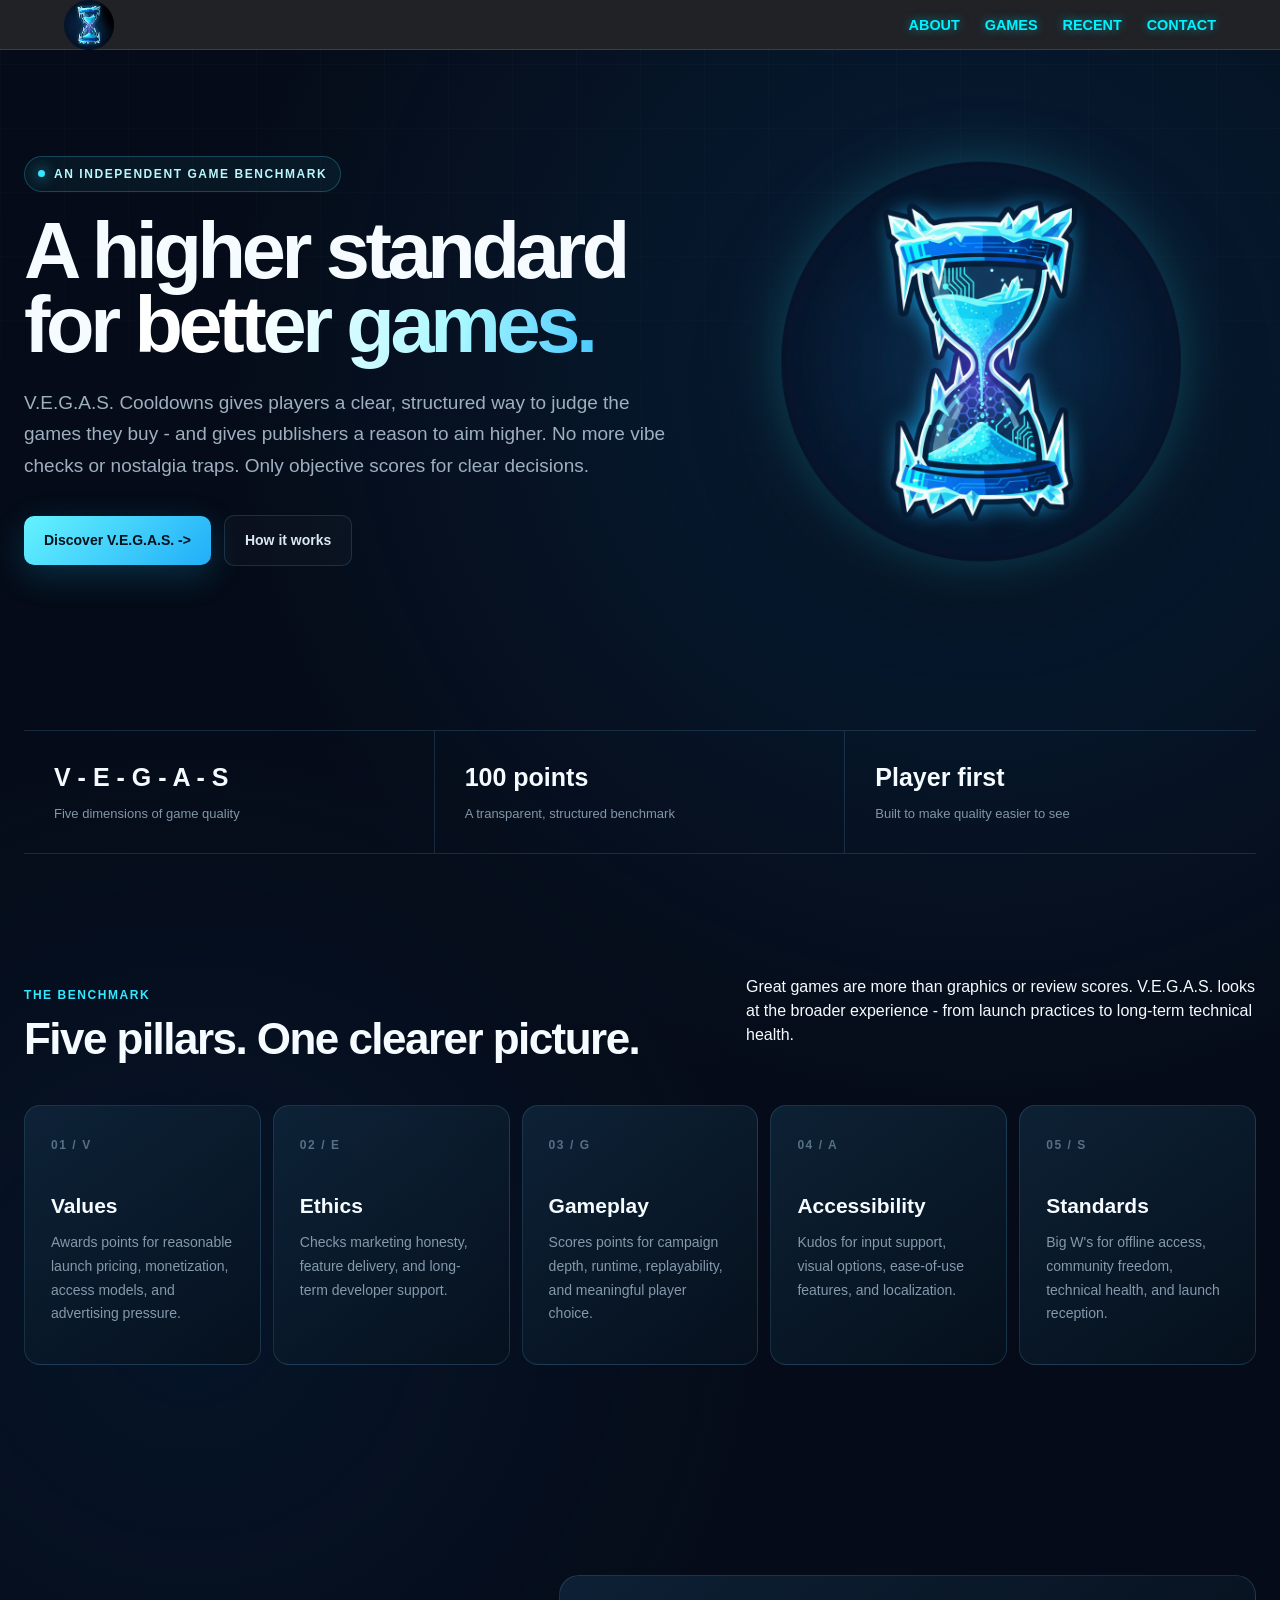
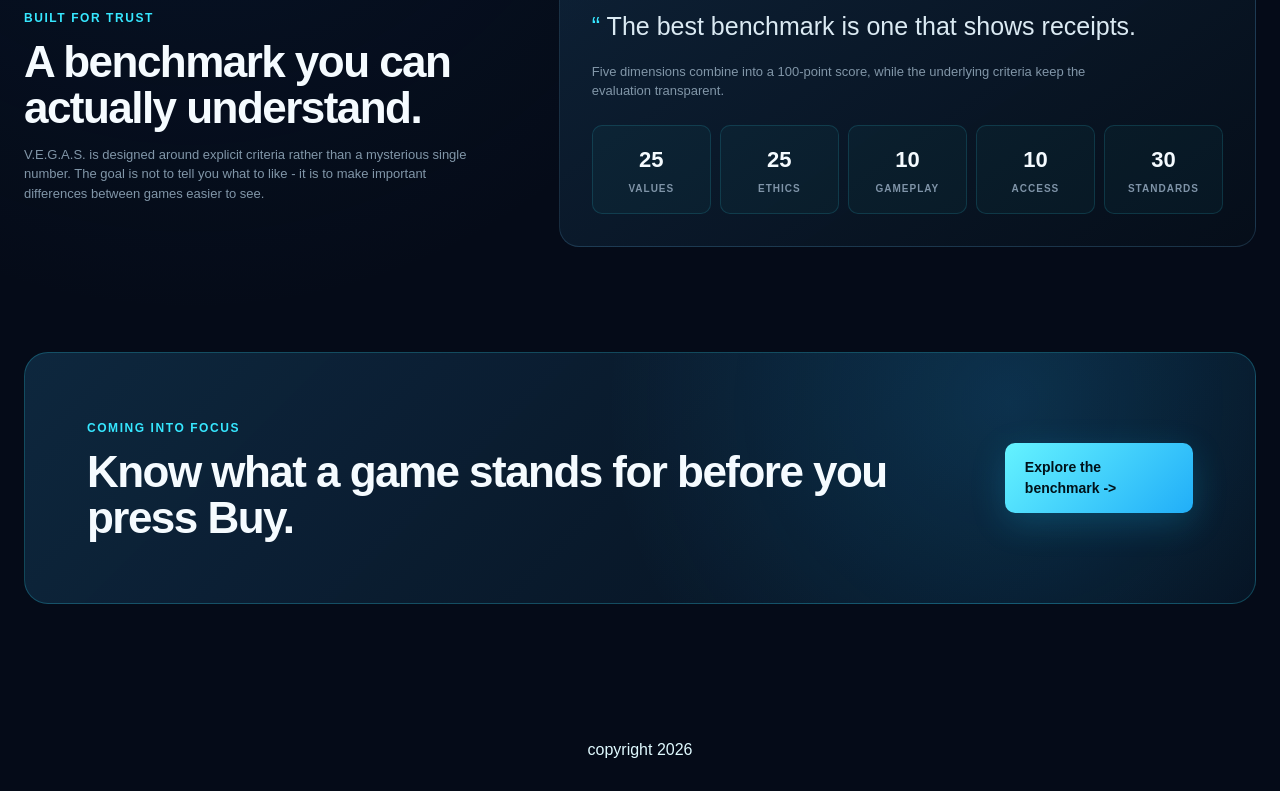
<file: index.html>
<!DOCTYPE html>
<html lang="en">
<head>
    <meta charset="UTF-8">
    <meta name="viewport" content="width=device-width, initial-scale=1.0">
    <title>V.E.G.A.S. Cooldowns - A benchmark for better games</title>
    <link rel="stylesheet" href="css/style.css?v=home-reference-layout">
    <link rel="stylesheet" href="css/navbar.css">
</head>
<body>

    <nav class="navbar">
        <div class="nav-container">
            <a href="index.html"><img src="img/vegas_logo_small.png" alt="Vegas Logo" class="nav-logo"></a>

            <div class="nav-drawer" id="nav-drawer">
                <ul class="nav-links" id="nav-menu">
                    <li><a href="about.html">About</a></li>
                    <li><a href="games.html">Games</a></li>
                    <li><a href="games.html">Recent</a></li>
                    <li><a href="contact.html">Contact</a></li>
                </ul>
            </div>

            <button id="burger-toggle" class="burger-menu" aria-label="Toggle menu">
                <span></span><span></span><span></span>
            </button>
        </div>
    </nav>

    <main class="hero-section home-page">
        <div class="home-wrap">
            <section class="home-hero">
                <div class="home-hero-copy">
                    <div class="home-eyebrow"><span></span> An independent game benchmark</div>
                    <h1>A higher standard for <strong>better games.</strong></h1>
                    <p>V.E.G.A.S. Cooldowns gives players a clear, structured way to judge the games they buy - and gives publishers a reason to aim higher. No more vibe checks or nostalgia traps. Only objective scores for clear decisions.</p>
                    <div class="home-buttons">
                        <a class="home-button home-button-primary" href="games.html">Discover V.E.G.A.S. <span aria-hidden="true">-&gt;</span></a>
                        <a class="home-button home-button-secondary" href="#methodology">How it works</a>
                    </div>
                </div>
                <div class="home-hero-art" aria-hidden="true">
                    <div class="home-orb"></div>
                    <img src="img/vegas_logo.png" alt="" class="home-logo">
                </div>
            </section>

            <section class="home-stats" aria-label="Benchmark summary">
                <div><b>V - E - G - A - S</b><span>Five dimensions of game quality</span></div>
                <div><b>100 points</b><span>A transparent, structured benchmark</span></div>
                <div><b>Player first</b><span>Built to make quality easier to see</span></div>
            </section>

            <section class="home-section" id="benchmark">
                <div class="home-section-heading"><div><small>The benchmark</small><h2>Five pillars. One clearer picture.</h2></div><p>Great games are more than graphics or review scores. V.E.G.A.S. looks at the broader experience - from launch practices to long-term technical health.</p></div>
                <div class="home-pillars">
                    <article><small>01 / V</small><h3>Values</h3><p>Awards points for reasonable launch pricing, monetization, access models, and advertising pressure.</p></article>
                    <article><small>02 / E</small><h3>Ethics</h3><p>Checks marketing honesty, feature delivery, and long-term developer support.</p></article>
                    <article><small>03 / G</small><h3>Gameplay</h3><p>Scores points for campaign depth, runtime, replayability, and meaningful player choice.</p></article>
                    <article><small>04 / A</small><h3>Accessibility</h3><p>Kudos for input support, visual options, ease-of-use features, and localization.</p></article>
                    <article><small>05 / S</small><h3>Standards</h3><p>Big W's for offline access, community freedom, technical health, and launch reception.</p></article>
                </div>
            </section>

            <section class="home-section home-method" id="methodology">
                <div><small>Built for trust</small><h2>A benchmark you can actually understand.</h2><p>V.E.G.A.S. is designed around explicit criteria rather than a mysterious single number. The goal is not to tell you what to like - it is to make important differences between games easier to see.</p></div>
                <div class="home-method-box"><blockquote><span>“</span> The best benchmark is one that shows receipts.</blockquote><p>Five dimensions combine into a 100-point score, while the underlying criteria keep the evaluation transparent.</p><div class="home-formula"><b>25<small>VALUES</small></b><b>25<small>ETHICS</small></b><b>10<small>GAMEPLAY</small></b><b>10<small>ACCESS</small></b><b>30<small>STANDARDS</small></b></div></div>
            </section>

            <section class="home-cta"><div><small>Coming into focus</small><h2>Know what a game stands for before you press Buy.</h2></div><a class="home-button home-button-primary" href="games.html">Explore the benchmark <span aria-hidden="true">-&gt;</span></a></section>
        </div>
            </div>
        </div>

    </main>

    <footer class="site-footer">
        <p>copyright 2026</p>
    </footer>

    <script src="js/spotlight.js"></script>
    <script src="js/burger-menu.js"></script>
</body>
</html>
</file>
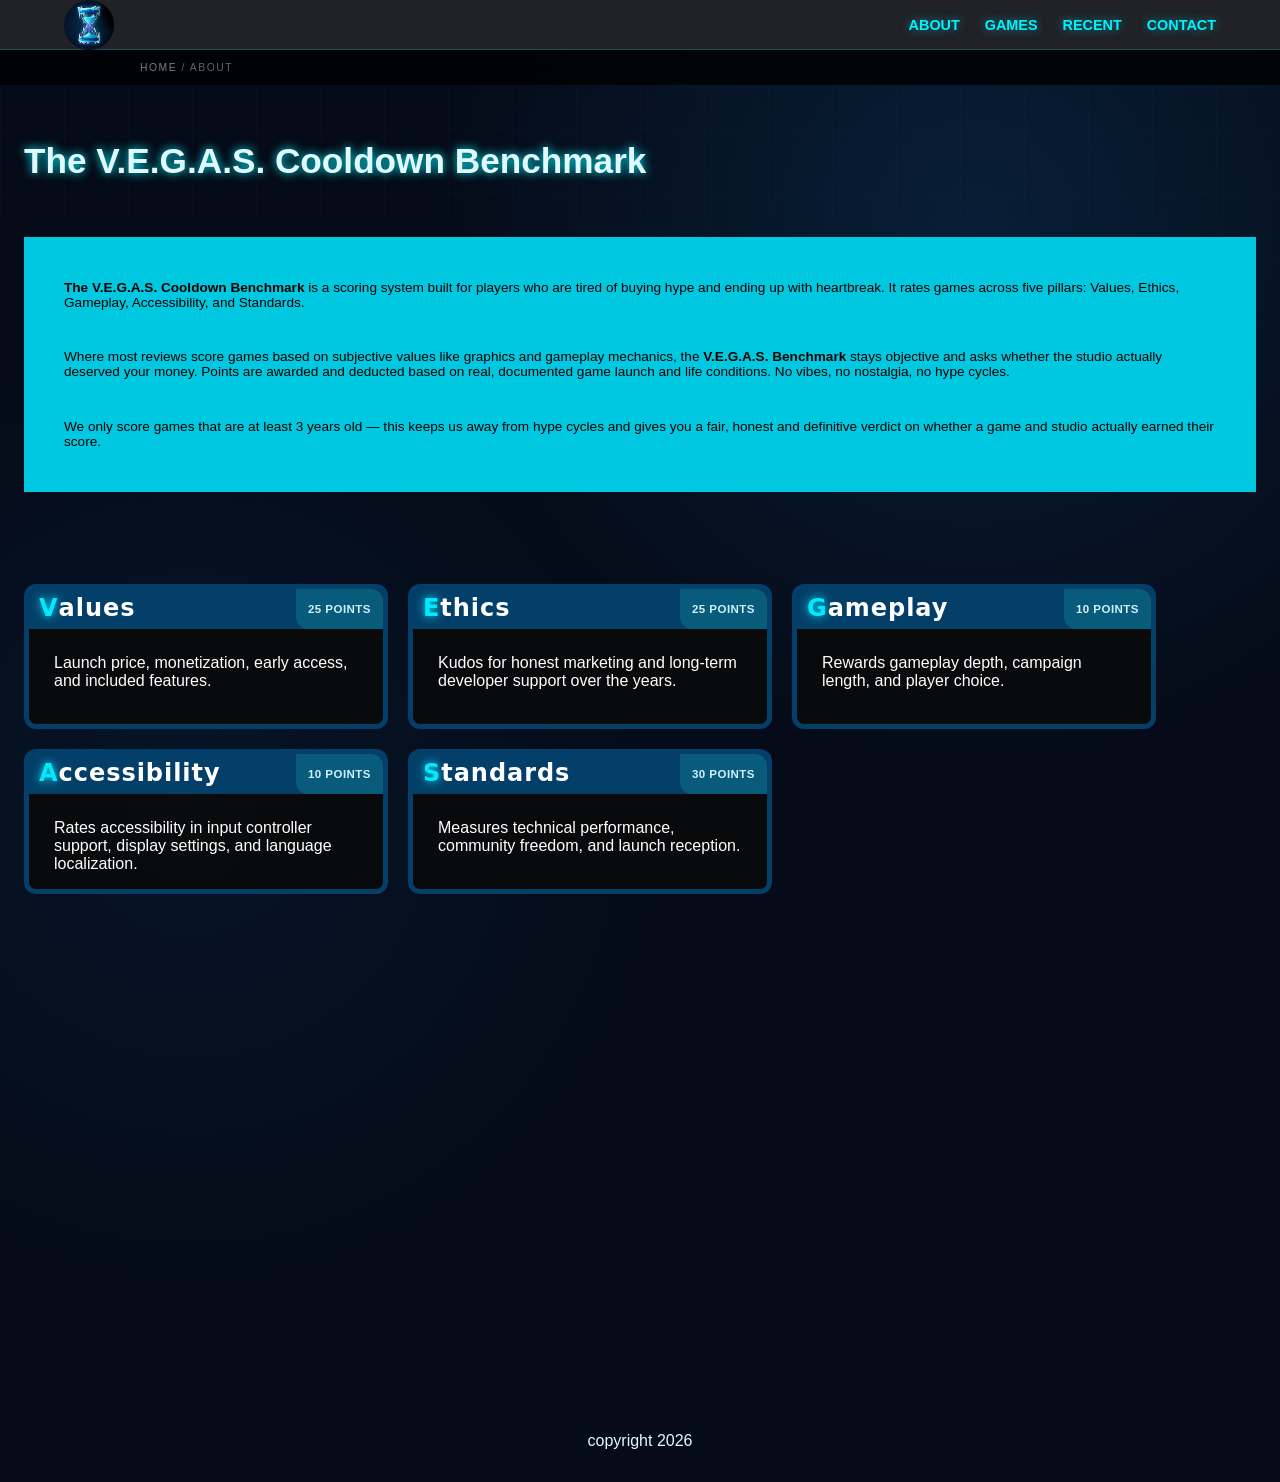
<file: about.html>
<!DOCTYPE html>
<html lang="en">
<head>
    <meta charset="UTF-8">
    <meta name="viewport" content="width=device-width, initial-scale=1.0">
    <title>About | V.E.G.A.S. Cooldown Benchmark</title>
    <link rel="stylesheet" href="css/style.css?v=centered-main-1000-v2">
    <link rel="stylesheet" href="css/navbar.css">
    <link rel="stylesheet" href="css/about-pillar-cards.css?v=radius-12">
</head>
<body>

    <nav class="navbar">
        <div class="nav-container">
            <a href="index.html"><img src="img/vegas_logo_small.png" class="nav-logo" alt="Vegas Logo"></a>
            
            <div class="nav-drawer" id="nav-drawer">
                <ul class="nav-links" id="nav-menu">
                    <li><a href="about.html">About</a></li>
                    <li><a href="games.html">Games</a></li>
                    <li><a href="games.html">Recent</a></li>
                    <li><a href="contact.html">Contact</a></li>
                </ul>
            </div>
    
            <button id="burger-toggle" class="burger-menu" aria-label="Toggle menu">
                <span></span><span></span><span></span>
            </button>
        </div>
    </nav>

    <main class="hero-section">
        <div class="content-block">
            <div class="breadcrumb">
                <a href="index.html">Home</a> <span>/</span> 
                <span>About</span>
            </div>

            <h1 class="glow-text">The V.E.G.A.S. Cooldown Benchmark</h1>

        </div>
        <div class="description-block">
            <p><b>The V.E.G.A.S. Cooldown Benchmark</b> is a scoring system built for players who are tired of buying hype and ending up with heartbreak. It rates games across five pillars: Values, Ethics, Gameplay, Accessibility, and Standards.</p>
            <p>Where most reviews score games based on subjective values like graphics and gameplay mechanics, the <b>V.E.G.A.S. Benchmark</b> stays objective and asks whether the studio actually deserved your money. Points are awarded and deducted based on real, documented game launch and life conditions. No vibes, no nostalgia, no hype cycles.</p>
            <p>We only score games that are at least 3 years old — this keeps us away from hype cycles and gives you a fair, honest and definitive verdict on whether a game and studio actually earned their score.</p>
        </div>
        <div class="content-block">
            <div class="about-grid">
                <div class="acronym-block about-pillar-collapsed">
                    <h2><span class="letter">V</span>alues</h2>
                    <div class="pillar-points">25 points</div>
                    <div class="pillar-content">
                    <p>Launch price, monetization, early access, and included features.</p>
                        <h3><strong>Day 1 Launch Value</strong></h3>
                        <ul>
                            <li><span class="bonus points-p5">Budget Kings</span> Games launched with love and soul, not greed and pipe dreams. These games cost less than the average price of similar games released the same year. <span class="bonus points-p5">+5 points</span></li>
                            <li><span class="bonus points-p3">Take My Money</span> Games that came out strong but totally worth every penny. These games came out at the average price point of other similar games released that year. <span class="bonus points-p3">+3 points</span></li>
                            <li><span class="penalty points-m5">Greed Tax</span> Games that came out costing a pretty penny without really anything interesting to show. More expensive than other similar games released that year. <span class="penalty points-m5">-5 points</span></li>
                            <li><span class="penalty points-m20">Whale Fishing</span> Games that came out over priced, either deserved or not, but way out of line with other games release the same year. <span class="penalty points-m20">-20 points</span></li>
                        </ul>
                    
                        <h3><strong>Demos & Early Access</strong></h3>
                        <ul>
                            <li><span class="bonus points-p5">Free Deals</span> Games that came out with a free demo or an open beta or an early access. They didn't have to do it, yet they still did it, and for free. <span class="bonus points-p5">+5 points</span></li>
                            <li><span class="neutral points-0">Beta Cover Charge</span> Games that came out with a paid beta under $20. Not generous, not outrageous, just an early look with a small cover charge. <span class="bonus points-0">0 points</span></li>
                            <li><span class="penalty points-m3">Semi Greedy Hype</span> Games that came out with a demo or an early access version (non multi player game), but at a price. Even before launch the game studio wanted your money. <span class="penalty points-m3"> -3 points</span></li>
                            <li><span class="penalty points-m20">The Nerve</span> Games with an early access version that IS multiplayer, giving a headstart to only players who fork out MORE of their cash! SHAME on the developer! <span class="penalty points-m20"> -20 points</span></li>
                        </ul>
                        <h3><strong>Monetization (Microtransactions)</strong></h3>
                        <ul>
                            <li><span class="bonus points-p5">Clean slate</span> Games that came out with ZERO microtransactions. The game was the retail price with no additional costs. <span class="bonus points-p5">+5 points</span></li>
                            <li><span class="bonus points-0">Minor MTX</span> Games that came out with some microtransactions, but no individual MTX exceeds $5. <span class="bonus points-0">0 points</span></li>
                            <li><span class="penalty points-m3">Moderate MTX</span> Games that came out with some microtransactions, but no individual MTX exceeds $20. <span class="penalty points-m3"> -3 points</span></li>
                            <li><span class="penalty points-m10">Extreme MTX</span> Games that came out with microtransactions that cost more than $50. Scandalous! <span class="penalty points-m10"> -10 points</span></li>
                        </ul>
                        <h3><strong>Loot Boxes & Random Rewards</strong></h3>
                        <ul>
                            <li><span class="bonus points-p5">No Gamble Boxes</span> Games that came out with ZERO loot boxes or random rewards purchasable with real money. No slot-machine nonsense hiding inside the purchase. <span class="bonus points-p5">+5 points</span></li>
                            <li><span class="neutral points-0">Transparent Trinkets</span> Games with cosmetic-only random rewards, transparent odds, and a single tradeable safety-currency. Still random, but at least the rules are on the table. <span class="bonus points-0">0 points</span></li>
                            <li><span class="penalty points-m5">Casino Lite</span> Games with casino-like random mechanics using a single tradeable currency system. One layer of funny money is already one layer too many. <span class="penalty points-m5"> -5 points</span></li>
                            <li><span class="penalty points-m10">Currency Maze</span> Games with casino-like random mechanics using multiple tradeable currency systems. Confusing by design, expensive by outcome. <span class="penalty points-m10"> -10 points</span></li>
                        </ul>
                        <h3><strong>Subscriptions & Battle Pass</strong></h3>
                        <ul>
                            <li><span class="bonus points-p5">Don't want no sub</span> Games that came out with ZERO subscription or recurring cost of any kind. The game was bought once with no other fees. <span class="bonus points-p5">+5 points</span></li>
                            <li><span class="bonus points-0">Cosmetic Pass</span> Games with a cosmetic-only, single-tier pass with no gameplay benefits. <span class="bonus points-0">0 points</span></li>
                            <li><span class="penalty points-m5">Premium Pass</span> Games that came out with a premium, multi-tier battle pass or season pass that includes gameplay benefits. <span class="penalty points-m5"> -5 points</span></li>
                        </ul>
                        <h3><strong>In-game Advertisements</strong></h3>
                        <ul>
                            <li><span class="neutral points-0">No Billboard Nonsense</span> Games that came out with no in-game advertisement screens, popups, or flashing menu bait. Nothing extra earned, but nothing annoying shoved in your face either. <span class="bonus points-0">0 points</span></li>
                            <li><span class="penalty points-m3">Ad Bait</span> Games that came out with optional ads for minor rewards or temporarily flashing/highlighted menus. Technically optional, still tacky. <span class="penalty points-m3"> -3 points</span></li>
                            <li><span class="penalty points-m5">Billboard Tax</span> Games that came out with forced ads or disruptive ad placements, including persistent flashing/highlighted elements. You paid for a game, not a billboard. <span class="penalty points-m5"> -5 points</span></li>
                        </ul>
                    </div>
                </div>

                <div class="acronym-block about-pillar-collapsed">
                    <h2><span class="letter">E</span>thics</h2>
                    <div class="pillar-points">25 points</div>
                    <div class="pillar-content">
                        <p>Kudos for honest marketing and long-term developer support over the years.</p>
                        <h3><strong>Marketing & Communication</strong></h3>
                        <ul>
                            <li><span class="bonus points-p5">Perfect Marketing</span> Games that came out within 18 months of initial announcement with no fake promises, with multiple trailers and no push backed dates. They were organized enough to avoid the infamous "crunch-time" and delivered on time! Major Kudos!. <span class="bonus points-p5">+5 points</span></li>
                            <li><span class="neutral points-0">Long Announcement</span> Games that came out between 18 and 24 months of initial announcement. Extended marketing window but manageable hype. <span class="bonus points-0">0 points</span></li>
                            <li><span class="penalty points-m10">Extended Pipe-dream</span> Games that came out more than 24 months after announcement! This is just terrible marketing that tests player patience far too long. <span class="penalty points-m10"> -10 points</span></li>
                        </ul>
                        <h3><strong>Post-launch Support</strong></h3>
                        <ul>
                            <li><span class="bonus points-p10">Iron Man</span> Games that came out and received FREE continued support and content updates for over 2 years after initial launch. This was a labor of love from the devs recognized by the players. <span class="bonus points-p10">+10 points</span></li>
                            <li><span class="bonus points-p5">Solid Support</span> Games that came out and received FREE continued support for between 1 and 2 years after initial launch. A solid commitment to the community. <span class="bonus points-p5">+5 points</span></li>
                            <li><span class="penalty points-m10">Abandoned</span> Games that came out with support lasting less than 1 year after launch, then left to stagnate. Disappointing given how quickly they moved on. <span class="penalty points-m10"> -10 points</span></li>
                        </ul>
                        <h3><strong>Truthfulness</strong></h3>
                        <ul>
                            <li><span class="bonus points-p10">Feats First</span> Games that came out all the features mentioned during the marketing period prior to launch. Nothing was cut from the release. <span class="bonus points-p10">+10 points</span></li>
                            <li><span class="penalty points-m3">Wait a minute...</span> Games that came out with at least 1 missing feature without comment or clarification. <span class="penalty points-m3"> -3 points</span></li>
                            <li><span class="penalty points-m10">Rip Off</span> Games that came out with at least multiple missing features OR removed negative comments about the game after launch. <span class="penalty points-m10"> -10 points</span></li>
                        </ul>
                    </div>
                </div>

                <div class="acronym-block about-pillar-collapsed">
                    <h2><span class="letter">G</span>ameplay</h2>
                    <div class="pillar-points">10 points</div>
                    <div class="pillar-content">
                        <p>Rewards gameplay depth, campaign length, and player choice.</p>
                         <h3><strong>Campaign Length</strong></h3>
                        <ul>
                            <li><span class="bonus points-p5">The Long Haul</span> Games with a massive 20+ hour main campaign. Plenty of bang for your buck! <span class="bonus points-p5">+5 points</span></li>
                            <li><span class="bonus points-p3">Decent Length</span> Games with a solid 15-20 hour main campaign. A respectable length for most adventures. <span class="bonus points-p3">+3 points</span></li>
                            <li><span class="neutral points-0">Moderate Length</span> Games with a campaign between 5-15 hours. A reasonable middle ground experience. <span class="bonus points-0">0 points</span></li>
                            <li><span class="penalty points-m5">Wait, it's over?</span> Games with less than a 5 hour campaign. It feels more like a demo than a full game. <span class="penalty points-m5">-5 points</span></li>
                        </ul>
                        <h3><strong>Replayability</strong></h3>
                        <ul>
                            <li><span class="bonus points-p5">Multiple Endings</span> Games that offer multiple endings or diverse paths to completion based on player choices (different classes, characters, story branches). <span class="bonus points-p5">+5 points</span></li>
                            <li><span class="bonus points-p3">Single Focus</span> Games with only one ending or a pure sandbox with no specific endpoint. Story is linear but well-crafted. <span class="bonus points-p3">+3 points</span></li>
                        </ul>
                </div>
                </div>
                <div class="acronym-block about-pillar-collapsed">
                    <h2><span class="letter">A</span>ccessibility</h2>
                    <div class="pillar-points">10 points</div>
                    <div class="pillar-content">
                        <p>Rates accessibility in input controller support, display settings, and language localization.</p>
                        <h3><strong>Input & Controls</strong></h3>
                        <ul>
                            <li><span class="bonus points-p2">Multiple Inputs</span> Support for multiple standard input methods natively, such as both Keyboard & Mouse AND Controller. This allows players to customize their experience to their preferences. <span class="bonus points-p2">+2 points</span></li>
                            <li><span class="neutral points-0">Single Input</span> Only one input method supported (e.g., Keyboard & Mouse ONLY or Controller ONLY). Players are limited in control options.<span class="bonus points-0">0 points</span></li>
                        </ul>
                    
                        <h3><strong>Visuals & Ease of Use</strong></h3>
                        <ul>
                            <li><span class="bonus points-p2">Inclusive Design</span> Comprehensive accessibility options included such as colorblind modes, subtitles, and difficulty changes to ensure more people can enjoy the game. <span class="bonus points-p2">+2 points</span></li>
                            <li><span class="penalty points-m3">Barriers to Entry</span> Zero accessibility options provided to assist players with different visual or cognitive needs. One size fits few. Disappointing approach.<span class="penalty points-m3">-3 points</span></li>
                        </ul>
                        <h3><strong>Localization</strong></h3>
                        <ul>
                            <li><span class="bonus points-p6">Global Citizen</span> The game is fully translated into at least 3 different languages with localized text, subtitles, and voiceovers, making it accessible to a broader audience. The devs didn't have to do this. It took time and extra effort. Kudos!<span class="bonus points-p6">+6 points</span></li>
                            <li><span class="neutral points-0">Language Locked</span> Only one language available at launch, limiting the audience to a single linguistic group. Limited global reach.<span class="bonus points-0">0 points</span></li>
                        </ul>
                    </div>
                </div>
                <div class="acronym-block about-pillar-collapsed">
                    <h2><span class="letter">S</span>tandards</h2>
                    <div class="pillar-points">30 points</div>
                    <div class="pillar-content">
                        <p>Measures technical performance, community freedom, and launch reception.</p>
                        <h3><strong>Connectivity & Longevity</strong></h3>
                        <ul>
                            <li><span class="bonus points-p5">Solo Power</span> Games that are fully playable offline independently of remote servers or online accounts. You own what you bought. <span class="bonus points-p5">+5 points</span></li>
                            <li><span class="neutral points-0">Partial Offline</span> Games that can be played partially offline (solo campaign only) while multiplayer requires connection. <span class="bonus points-0">0 points</span></li>
                            <li><span class="penalty points-m100">Plug Pulled</span> The ultimate failure. The game is dead, no longer supported, and cannot be played at all. <span class="penalty points-m100">-100 points</span></li>
                        </ul>
                    
                    <h3><strong>Cross-Platform & Community</strong></h3>
                    <ul>
                        <li><span class="bonus points-p10">Single-Player Exemption</span> Games that are primarily single-player automatically receive full credit as cross-platform requirements do not apply to single-player experiences. <span class="bonus points-p10">+10 points</span></li>
                        <li><span class="bonus points-p10">Ultimate Bridge</span> For multiplayer games: Full support for cross-platform play across 3 or more major platforms at launch (e.g., PC, Xbox, PlayStation). <span class="bonus points-p10">+10 points</span></li>
                            <li><span class="bonus points-p3">Dual Bridge</span> For multiplayer games: Cross-platform play between 2 major platforms at launch. <span class="bonus points-p3">+3 points</span></li>
                        <li><span class="neutral points-0">Platform Isolated</span> For multiplayer games: No cross-platform play support at launch. <span class="bonus points-0">0 points</span></li>
                    </ul>
                    <h3><strong>Modding Support</strong></h3>
                    <ul>
                        <li><span class="bonus points-p5">Modder's Paradise</span> Full, open modding support provided with official tools and documentation, allowing the community to thrive. <span class="bonus points-p5">+5 points</span></li>
                        <li><span class="neutral points-0">No Modding</span> No mod support or very limited support provided. <span class="bonus points-0">0 points</span></li>
                        <li><span class="penalty points-m5">Creative Ban</span> Developers actively ban or restrict modding, stifling community creativity and game longevity. <span class="penalty points-m5">-5 points</span></li>
                    </ul>
                    <h3><strong>File Size Optimization</strong></h3>
                    <ul>
                        <li><span class="bonus points-p5">Lean Machine</span> Game file size is average or below average for its generation compared to similar games of the same genre released the same year. <span class="bonus points-p5">+5 points</span></li>
                        <li><span class="neutral points-0">Reasonable Size</span> Slightly higher than average, but less than double the genre average for the generation. <span class="bonus points-0">0 points</span></li>
                        <li><span class="penalty points-m5">Storage Hog</span> Disproportionate file size, more than double the typical industry average for the genre. Excessive bloat. <span class="penalty points-m5">-5 points</span></li>
                    </ul>
                    <h3><strong>Technical Health & Reception</strong></h3>
                    <ul>
                        <li><span class="bonus points-p5">Critical Darling</span> Positive initial reviews from players and critics (at least 4/5 or 80%+ based on a combination of scores from Metacritic, Steam reviews, GameSpot, and IGN user scores). <span class="bonus points-p5">+5 points</span></li>
                        <li><span class="penalty points-m2">Mixed Reception</span> Mixed reviews from players (2.5 to 3/5 on Backloggd, 5 to 7/10 on Metacritic User Score, or Steam Mixed rating). Decent but with concerns. <span class="penalty points-m2">-2 points</span></li>
                        <li><span class="penalty points-m20">Total Trainwreck</span> Below 2.5/5 or 50% average player reviews at launch (based on same sources as cited earlier). A technical or conceptual disaster. <span class="penalty points-m20">-20 points</span></li>
                    </ul>
                    </div>
                </div>
            </div>
        </div>
    </main>

    <footer class="site-footer">
        <p>copyright 2026</p>
    </footer>

    <script src="js/spotlight.js"></script>
    <script src="js/burger-menu.js"></script>
    <script src="js/see-more.js"></script>
    <script src="js/reviews-color-mapping.js"></script>
    <script src="js/about-rubric-colors.js"></script>
</body>
</html>
</file>
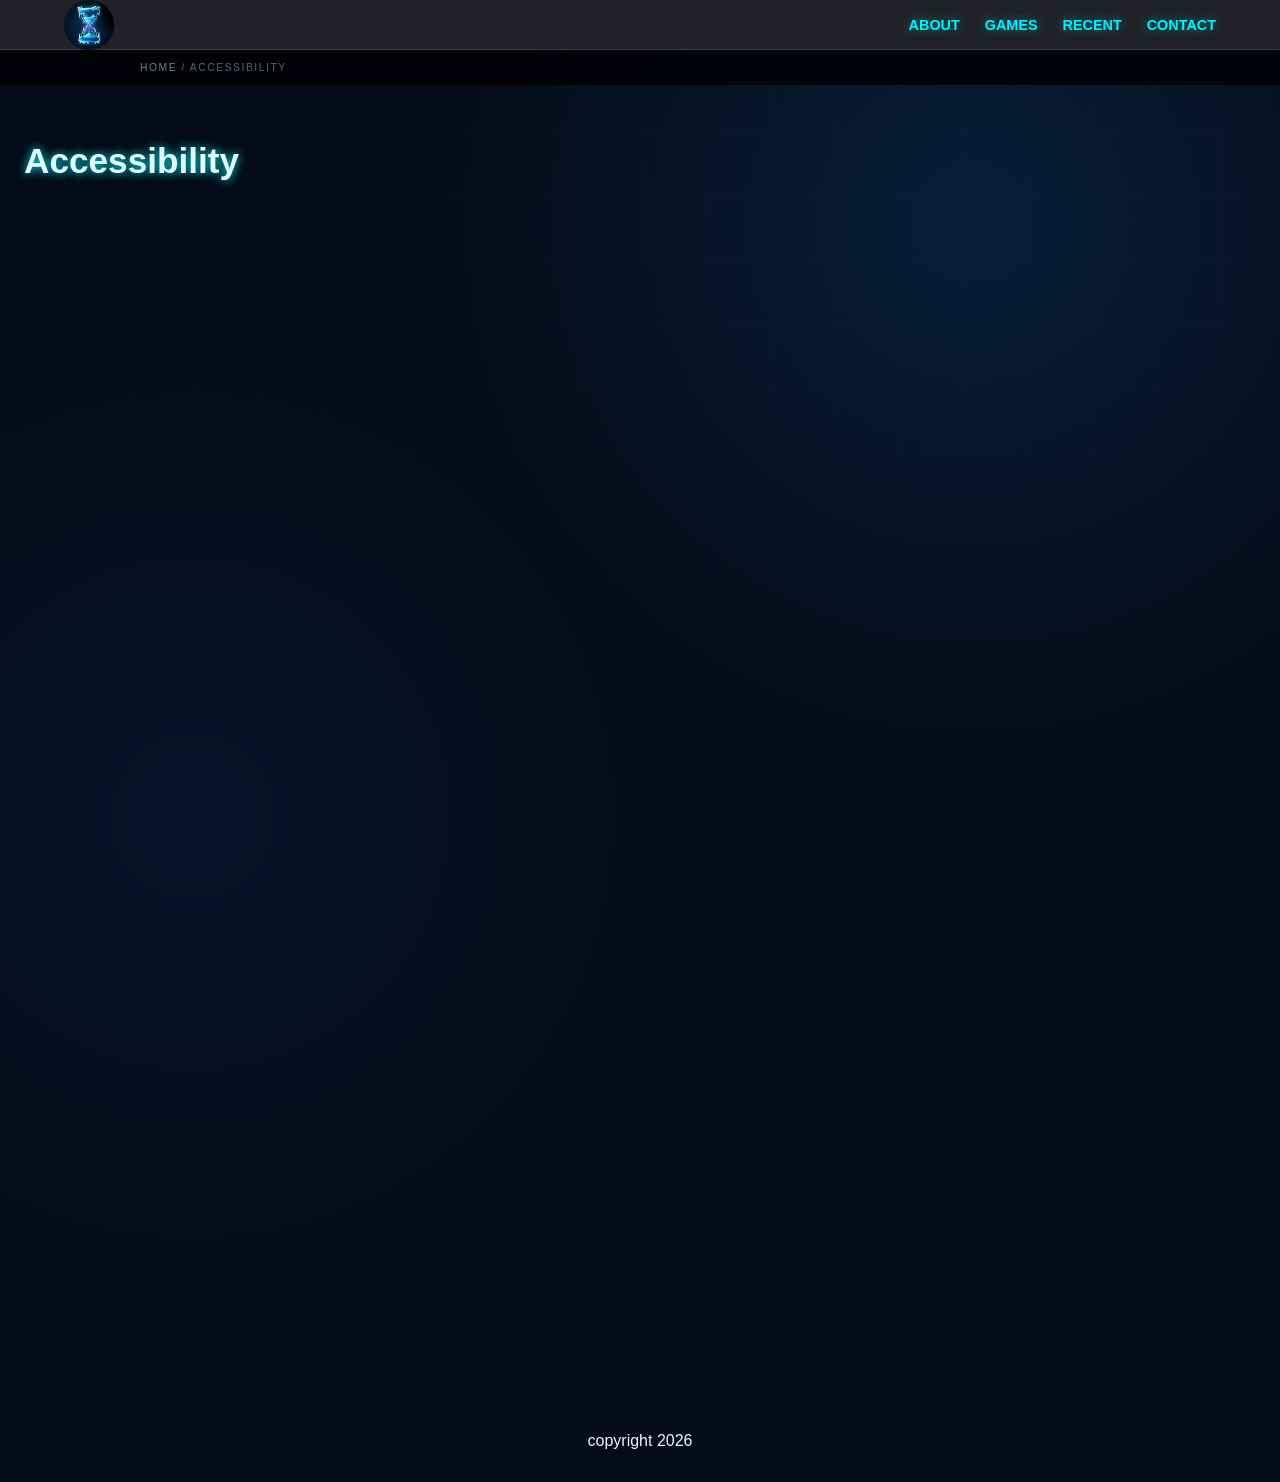
<file: accessibility.html>
<!DOCTYPE html>
<html lang="en">
<head>
    <meta charset="UTF-8">
    <meta name="viewport" content="width=device-width, initial-scale=1.0">
    <title>Accessibility | V.E.G.A.S. Cooldown Benchmark</title>
    <link rel="stylesheet" href="css/style.css?v=centered-main-1000-v2">
    <link rel="stylesheet" href="css/navbar.css">
</head>
<body>

    <nav class="navbar">
        <div class="nav-container">
            <a href="index.html"><img src="img/vegas_logo_small.png" class="nav-logo" alt="Vegas Logo"></a>

            <div class="nav-drawer" id="nav-drawer">
                <ul class="nav-links" id="nav-menu">
                    <li><a href="about.html">About</a></li>
                    <li><a href="games.html">Games</a></li>
                    <li><a href="games.html">Recent</a></li>
                    <li><a href="contact.html">Contact</a></li>
                </ul>
            </div>

            <button id="burger-toggle" class="burger-menu" aria-label="Toggle menu">
                <span></span><span></span><span></span>
            </button>
        </div>
    </nav>

    <main class="hero-section">
        <div class="content-block">
            <div class="breadcrumb">
                <a href="index.html">Home</a> <span>/</span>
                <span>Accessibility</span>
            </div>

            <h1 class="glow-text">Accessibility</h1>
        </div>
    </main>

    <footer class="site-footer">
        <p>copyright 2026</p>
    </footer>

    <script src="js/spotlight.js"></script>
    <script src="js/burger-menu.js"></script>
</body>
</html>
</file>
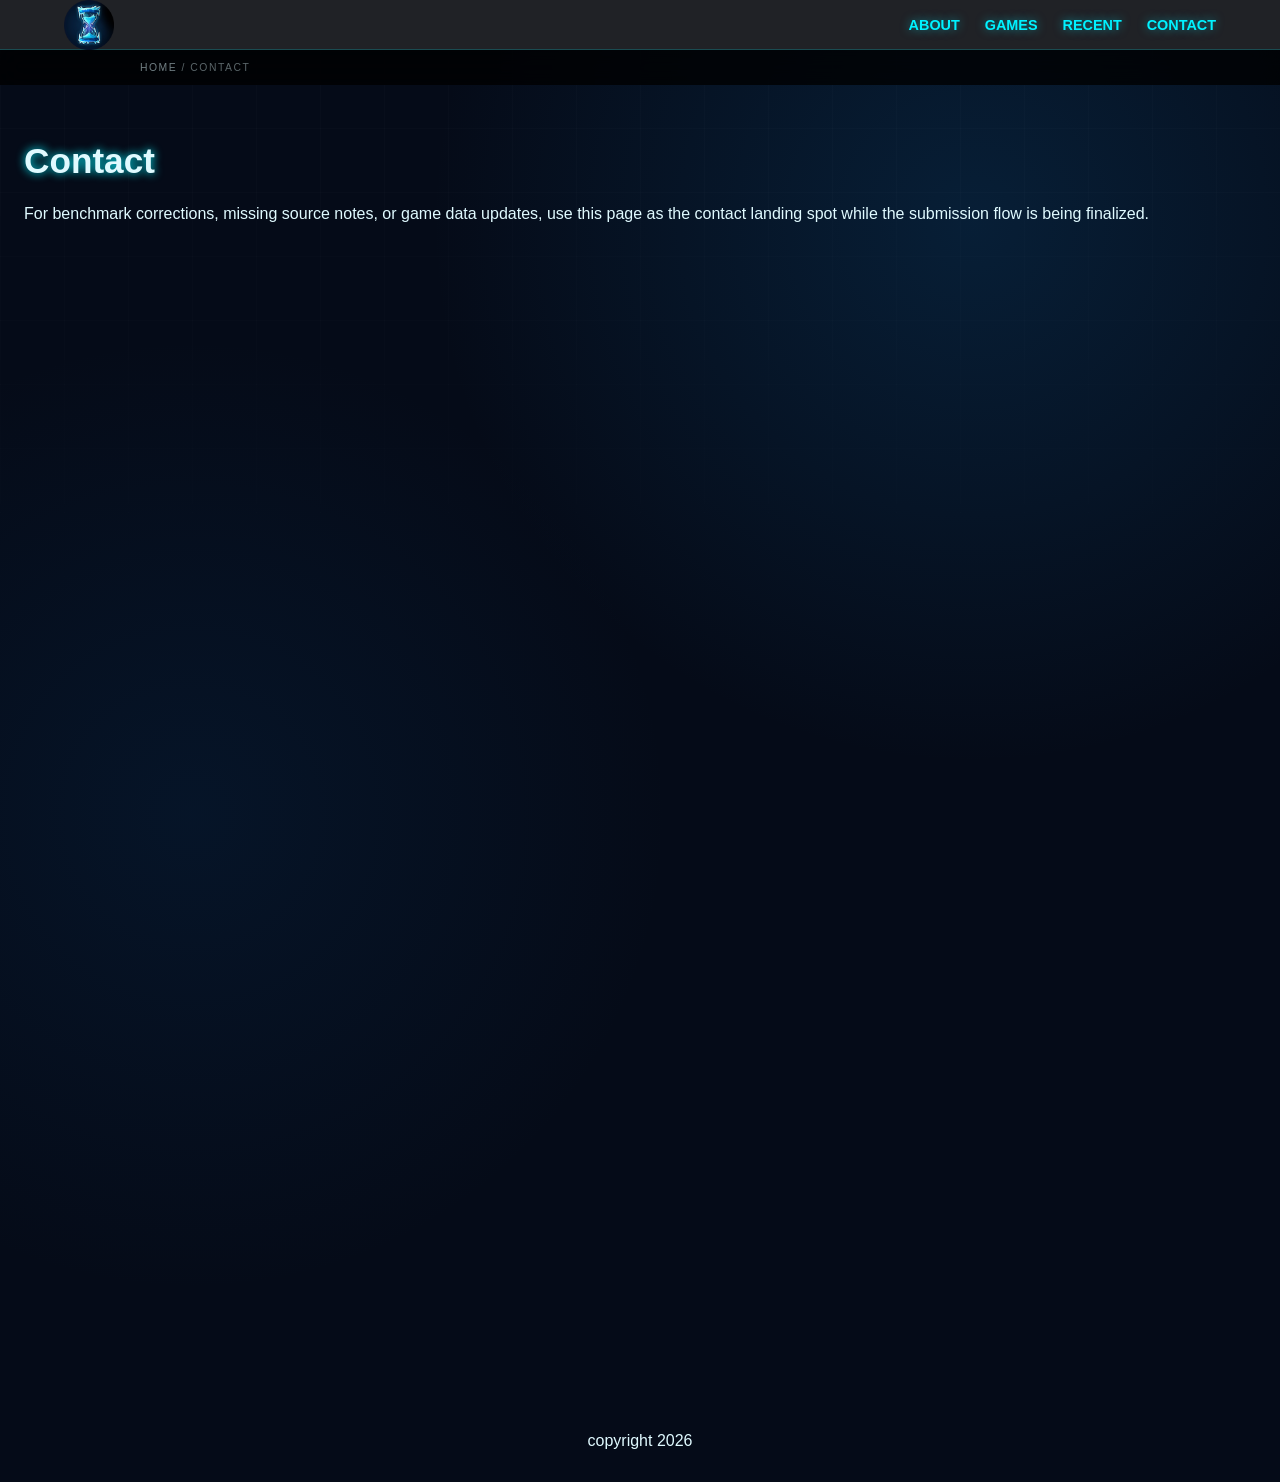
<file: contact.html>
<!DOCTYPE html>
<html lang="en">
<head>
    <meta charset="UTF-8">
    <meta name="viewport" content="width=device-width, initial-scale=1.0">
    <title>Contact | V.E.G.A.S. Cooldown Benchmark</title>
    <link rel="stylesheet" href="css/style.css?v=centered-main-1000-v2">
    <link rel="stylesheet" href="css/navbar.css">
</head>
<body>

    <nav class="navbar">
        <div class="nav-container">
            <a href="index.html"><img src="img/vegas_logo_small.png" class="nav-logo" alt="Vegas Logo"></a>

            <div class="nav-drawer" id="nav-drawer">
                <ul class="nav-links" id="nav-menu">
                    <li><a href="about.html">About</a></li>
                    <li><a href="games.html">Games</a></li>
                    <li><a href="games.html">Recent</a></li>
                    <li><a href="contact.html">Contact</a></li>
                </ul>
            </div>

            <button id="burger-toggle" class="burger-menu" aria-label="Toggle menu">
                <span></span><span></span><span></span>
            </button>
        </div>
    </nav>

    <main class="hero-section">
        <div class="content-block">
            <div class="breadcrumb">
                <a href="index.html">Home</a> <span>/</span>
                <span>Contact</span>
            </div>

            <h1 class="glow-text">Contact</h1>
            <p>For benchmark corrections, missing source notes, or game data updates, use this page as the contact landing spot while the submission flow is being finalized.</p>
        </div>
    </main>

    <footer class="site-footer">
        <p>copyright 2026</p>
    </footer>

    <script src="js/spotlight.js"></script>
    <script src="js/burger-menu.js"></script>
</body>
</html>
</file>
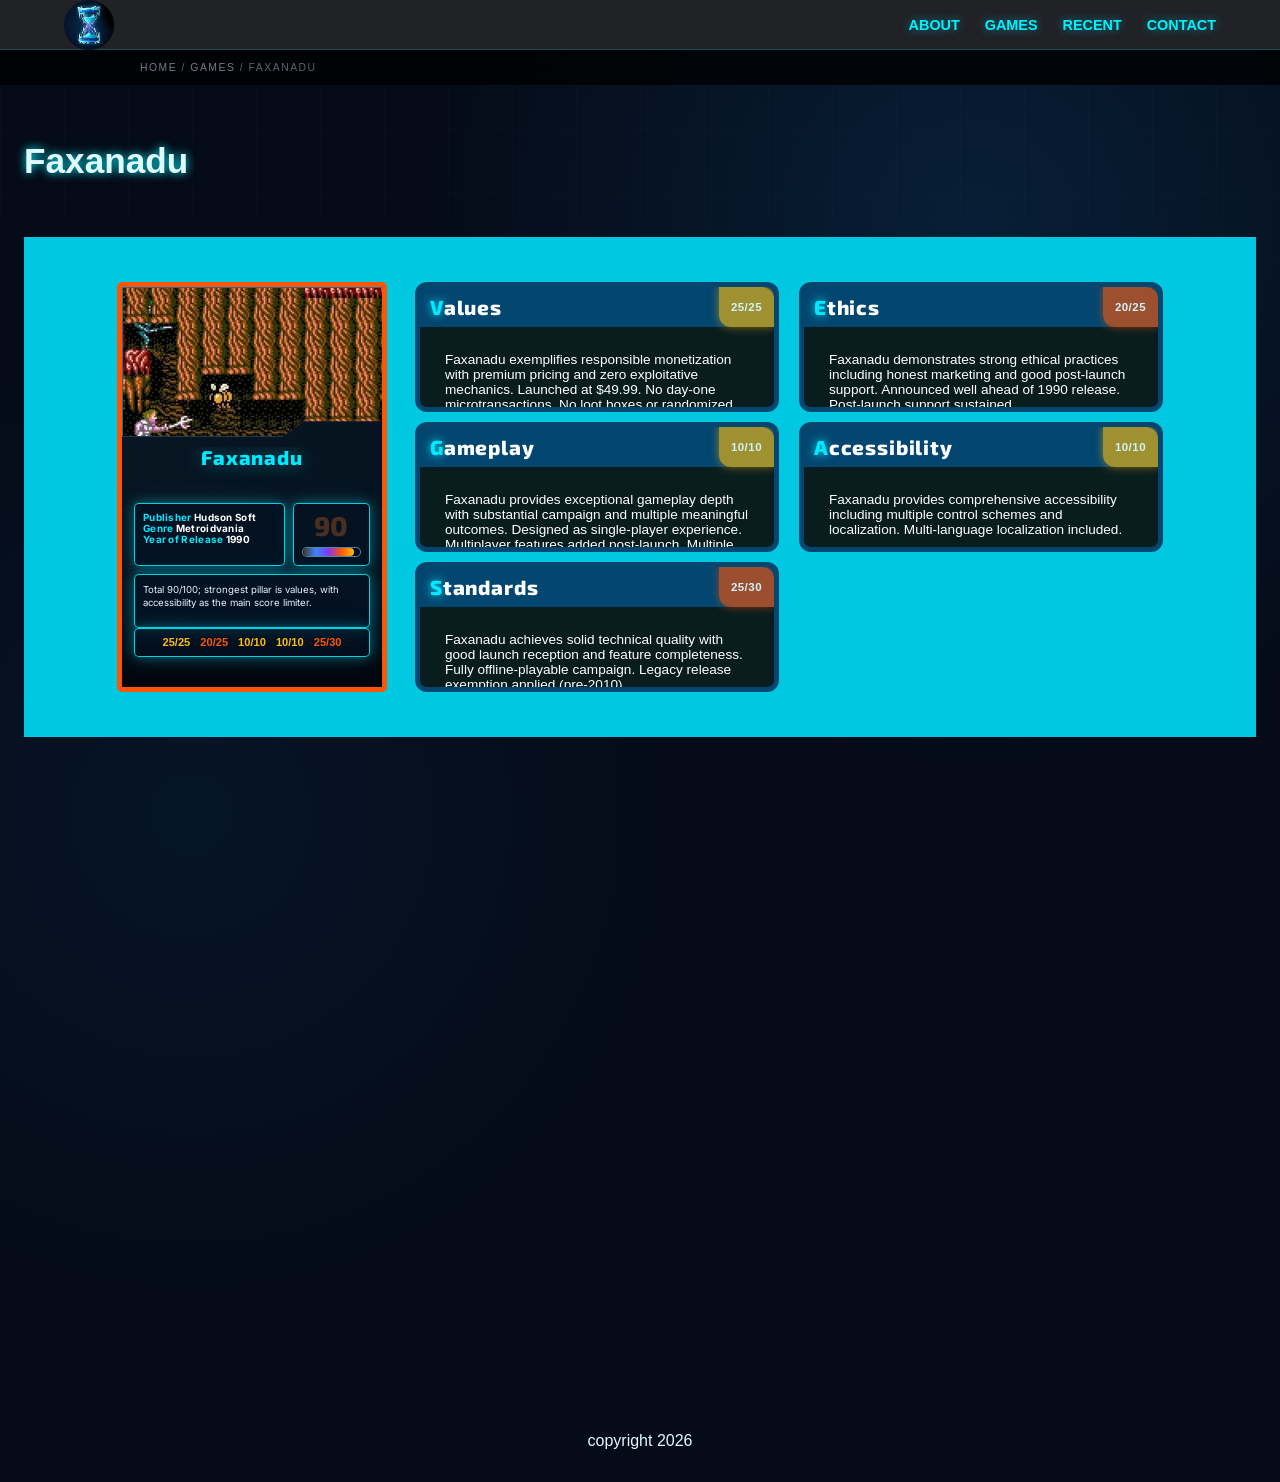
<file: game.html>
<!DOCTYPE html>
<html lang="en">
<head>
    <meta charset="UTF-8">
    <meta name="viewport" content="width=device-width, initial-scale=1.0">
    <title>Hollow Knight Silksong | V.E.G.A.S. Cooldown Benchmark</title>
    <link href="https://fonts.googleapis.com/css2?family=Exo+2:wght@700;800;900&family=Inter:wght@400;500;600;700&display=swap" rel="stylesheet">
    <link rel="stylesheet" href="css/style.css?v=json-all-files-20260918-premium">
    <link rel="stylesheet" href="css/navbar.css?v=json-all-files-20260918-premium">
    <link rel="stylesheet" href="css/about-pillar-cards.css?v=json-all-files-20260918-premium">
    <link rel="stylesheet" href="css/game-cards.css?v=json-all-files-20260918-premium">
    <link rel="stylesheet" href="css/game-layout.css?v=json-all-files-20260918-premium">
</head>
<body>

    <nav class="navbar">
        <div class="nav-container">
            <a href="index.html"><img src="img/vegas_logo_small.png" class="nav-logo" alt="Vegas Logo"></a>
            
            <div class="nav-drawer" id="nav-drawer">
                <ul class="nav-links" id="nav-menu">
                    <li><a href="about.html">About</a></li>
                    <li><a href="games.html">Games</a></li>
                    <li><a href="games.html">Recent</a></li>
                    <li><a href="contact.html">Contact</a></li>
                </ul>
            </div>
    
            <button id="burger-toggle" class="burger-menu" aria-label="Toggle menu">
                <span></span><span></span><span></span>
            </button>
        </div>
    </nav>

    <main class="hero-section">
        <div class="content-block">
            <div class="breadcrumb">
                <a href="index.html">Home</a> <span>/</span> 
                <a href="games.html">Games</a> <span>/</span>
                <span>Hollow Knight Silksong</span>
            </div>

            <h1 class="glow-text">Hollow Knight Silksong</h1>

        </div>
        <div class="description-block game-description-block" id="game-description-block">
            <div class="game-description-layout">
                <div class="game-card-column">
                    <div class="game-card-collapsed collapsed">
                        <div class="thumbnail-slot">
                            <img src="img/hollow-knight-silksong.jpeg" alt="Hollow Knight Silksong key art" class="game-thumbnail">
                        </div>
                        <h3 class="game-name game-name-banner">Hollow Knight Silksong</h3>
                        <div class="game-info-wrapper">
                            <div class="card-top-row">
                                <div class="game-meta-panel">
                                    <p class="publisher-info publisher-line"><span class="meta-label">Publisher</span> <span class="meta-value">Team Cherry</span></p>
                                    <p class="publisher-info genre-line"><span class="meta-label">Genre</span> <span class="meta-value">Metroidvania</span></p>
                                    <p class="publisher-info year-line"><span class="meta-label">Year of Release</span> <span class="meta-value">2017</span></p>
                                </div>
                                <div class="game-score-panel">
                                    <div class="card-score-row">
                                        <p class="game-score tier-1">59</p>
                                    </div>
                                    <div class="score-meter" aria-hidden="true">
                                        <span class="score-meter-fill" style="width: 59%;"></span>
                                    </div>
                                </div>
                            </div>

                            <div class="game-description-panel">
                                <p class="card-description game-description">Excellent consumer value and gameplay consistency, with ethics timing and accessibility depth limiting the final score.</p>
                            </div>

                            <div class="game-stats-panel" aria-label="VEGAS stats">
                                <div class="game-stats-grid">
                                    <div class="game-stat">
                                        <span class="game-stat-value">0</span>
                                    </div>
                                    <div class="game-stat">
                                        <span class="game-stat-value">0</span>
                                    </div>
                                    <div class="game-stat">
                                        <span class="game-stat-value">0</span>
                                    </div>
                                    <div class="game-stat">
                                        <span class="game-stat-value">0</span>
                                    </div>
                                    <div class="game-stat">
                                        <span class="game-stat-value">0</span>
                                    </div>
                                </div>
                            </div>

                            <div class="pillar-content">
                                <h2><strong>Score Breakdown</strong></h2>
                                <ul class="card-scores"></ul>
                                <h2><strong>Reviewer Notes</strong></h2>
                                <p class="card-notes"></p>
                            </div>
                        </div>
                    </div>
                </div>
                <div class="game-grid-column" id="game-grid-slot"></div>
            </div>
        </div>
        <div class="content-block game-about-grid-host" id="game-about-grid-host">
            <div class="about-grid" id="game-about-grid">
                <div class="acronym-block about-pillar-collapsed">
                    <h2><span class="letter">V</span>alues</h2>
                    <div class="pillar-points">25/25</div>
                    <div class="pillar-content">
                        <p class="pillar-finding values-finding">Player-first value profile: fair entry cost, no microtransactions, no loot boxes, and no battle-pass pressure, with ad impact scoring neutral.</p>
                    </div>
                </div>

                <div class="acronym-block about-pillar-collapsed">
                    <h2><span class="letter">E</span>thics</h2>
                    <div class="pillar-points">10/25</div>
                    <div class="pillar-content">
                        <p class="pillar-finding ethics-finding">Support stayed strong and communication was present, but the long announce-to-launch cycle lands as the biggest ethics drag.</p>
                    </div>
                </div>

                <div class="acronym-block about-pillar-collapsed">
                    <h2><span class="letter">G</span>ameplay</h2>
                    <div class="pillar-points">10/10</div>
                    <div class="pillar-content">
                        <p class="pillar-finding gameplay-finding">Core progression feels sturdy and complete, with outcome variety support giving gameplay a clean full-score finish.</p>
                </div>
                </div>
                <div class="acronym-block about-pillar-collapsed">
                    <h2><span class="letter">A</span>ccessibility</h2>
                    <div class="pillar-points">-1/10</div>
                    <div class="pillar-content">
                        <p class="pillar-finding accessibility-finding">Input support clears the baseline, but accessibility feature depth and localization breadth keep this pillar in the red.</p>
                    </div>
                </div>
                <div class="acronym-block about-pillar-collapsed">
                    <h2><span class="letter">S</span>tandards</h2>
                    <div class="pillar-points">15/30</div>
                    <div class="pillar-content">
                        <p class="pillar-finding standards-finding">Reliable fundamentals show up in early reviews, offline usability, and install footprint, while crossplay and modding remain absent at launch scope.</p>
                    </div>
                </div>
            </div>
        </div>
    </main>

    <footer class="site-footer">
        <p>copyright 2026</p>
    </footer>

    <script src="js/spotlight.js"></script>
    <script src="js/burger-menu.js"></script>
    <script src="js/see-more.js"></script>
    <script src="js/reviews-color-mapping.js"></script>
    <script src="js/game-layout.js"></script>
    <script src="js/game-data.js?v=json-all-files-20260918-premium"></script>
</body>
</html>
</file>
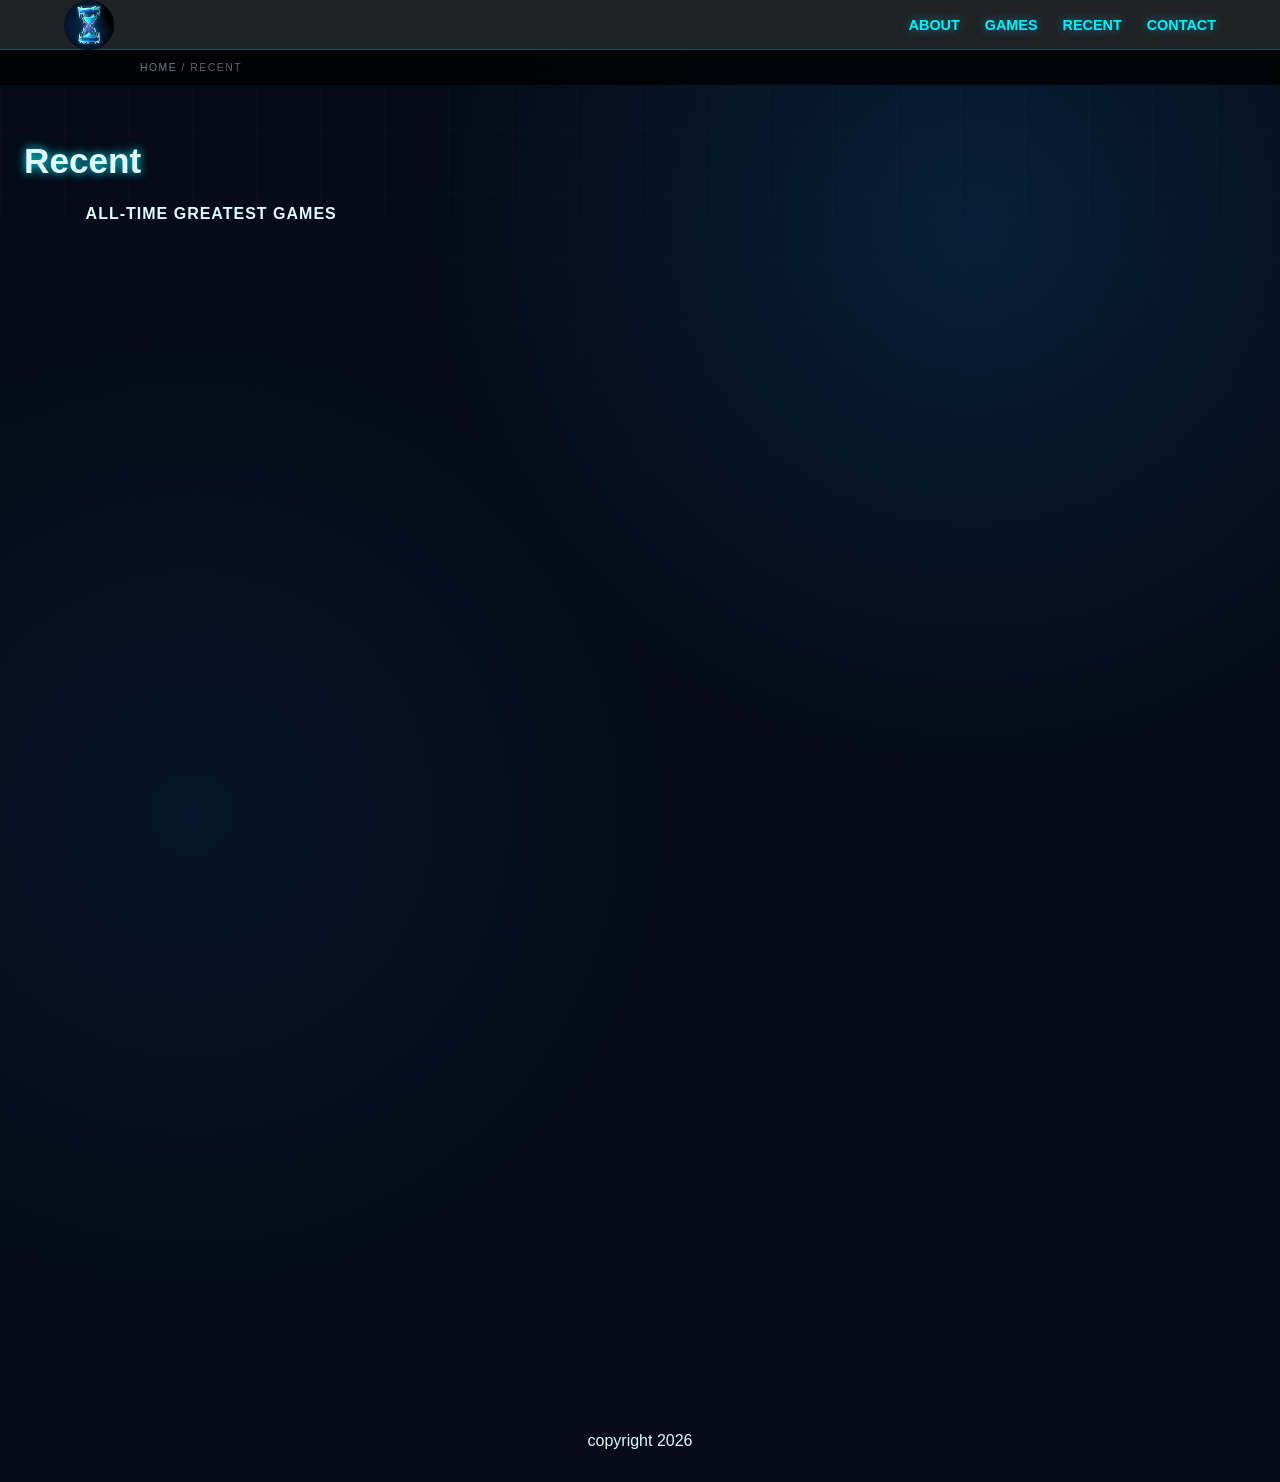
<file: news.html>
<!DOCTYPE html>
<html lang="en">
<head>
    <meta charset="UTF-8">
    <meta name="viewport" content="width=device-width, initial-scale=1.0">
    <title>Recent | V.E.G.A.S. Cooldown Benchmark</title>
    <link href="https://fonts.googleapis.com/css2?family=Exo+2:wght@700;800;900&family=Inter:wght@400;500;600;700&display=swap" rel="stylesheet">
    <link rel="stylesheet" href="css/style.css?v=json-all-files-20260918-premium">
    <link rel="stylesheet" href="css/navbar.css?v=json-all-files-20260918-premium">
    <link rel="stylesheet" href="css/game-cards.css?v=json-all-files-20260918-premium">
    <link rel="stylesheet" href="css/reviews-carousel.css?v=json-all-files-20260918-premium">
    <link rel="stylesheet" href="css/reviews-parallax.css?v=json-all-files-20260918-premium">
    <link rel="stylesheet" href="css/game-cards-small.css?v=json-all-files-20260918-premium">
</head>
<body data-page="recent">

    <nav class="navbar">
        <div class="nav-container">
            <a href="index.html"><img src="img/vegas_logo_small.png" class="nav-logo" alt="Vegas Logo"></a>
            <div class="nav-drawer" id="nav-drawer">
                <ul class="nav-links" id="nav-menu">
                    <li><a href="about.html">About</a></li>
                    <li><a href="games.html">Games</a></li>
                    <li><a href="games.html">Recent</a></li>
                    <li><a href="contact.html">Contact</a></li>
                </ul>
            </div>
            <button id="burger-toggle" class="burger-menu" aria-label="Toggle menu">
                <span></span><span></span><span></span>
            </button>
        </div>
    </nav>

    <main class="hero-section reviews-page">
        <div class="content-block">
            <div class="breadcrumb">
                <a href="index.html">Home</a> <span>/</span> 
                <span>Recent</span>
            </div>

            <h1 class="glow-text">Recent</h1>

            <!-- Carousels Stack: Generated from JSON data -->
            <div class="carousels-stack" id="carousels-stack">
                <!-- Template: Carousel sections are generated from JSON data via JavaScript -->
                <!-- First section serves as the source for generated sections -->
                <section class="carousel-section">
                    <h2 class="carousel-title">All-Time Greatest Games</h2>
                    <div class="about-grid horizontalScroller_list">
                        <!-- Cards are generated from the JSON files in /json/ -->
                    </div>
                </section>
            </div>
        </div>
    </main>

    <!-- Card Template: Single reusable card structure -->
    <!-- Edit this template to change all card styles/layouts -->
    <template id="game-card-template">
        <div class="game-card-collapsed collapsed">
            <div class="thumbnail-slot">
                <img src="" alt="" class="game-thumbnail">
            </div>
            <h3 class="game-name game-name-banner"></h3>
            <div class="game-info-wrapper">
                <div class="card-top-row">
                    <div class="game-meta-panel">
                        <p class="publisher-info publisher-line"></p>
                        <p class="publisher-info genre-line"></p>
                        <p class="publisher-info year-line"></p>
                    </div>
                    <div class="game-score-panel">
                        <div class="card-score-row">
                            <p class="game-score"></p>
                        </div>
                        <div class="score-meter" aria-hidden="true">
                            <span class="score-meter-fill"></span>
                        </div>
                    </div>
                </div>

                <div class="game-description-panel">
                    <p class="card-description game-description"></p>
                </div>

                <div class="game-stats-panel" aria-label="VEGAS stats">
                    <div class="game-stats-grid">
                        <div class="game-stat">
                            <span class="game-stat-value">0</span>
                        </div>
                        <div class="game-stat">
                            <span class="game-stat-value">0</span>
                        </div>
                        <div class="game-stat">
                            <span class="game-stat-value">0</span>
                        </div>
                        <div class="game-stat">
                            <span class="game-stat-value">0</span>
                        </div>
                        <div class="game-stat">
                            <span class="game-stat-value">0</span>
                        </div>
                    </div>
                </div>

                <div class="pillar-content">
                    <h2><strong>Score Breakdown</strong></h2>
                    <ul class="card-scores"></ul>
                    <h2><strong>Reviewer Notes</strong></h2>
                    <p class="card-notes"></p>
                </div>
            </div>
        </div>
    </template>

    <footer class="site-footer">
        <p>copyright 2026</p>
    </footer>

    <script src="js/spotlight.js?v=json-all-files-20260918-premium"></script>
    <script src="js/burger-menu.js?v=json-all-files-20260918-premium"></script>
    <script src="js/see-more.js?v=json-all-files-20260918-premium"></script>
    <script src="js/reviews-color-mapping.js?v=json-all-files-20260918-premium"></script>
    <script src="js/reviews-carousel.js?v=json-all-files-20260918-premium"></script>
</body>
</html>
</file>
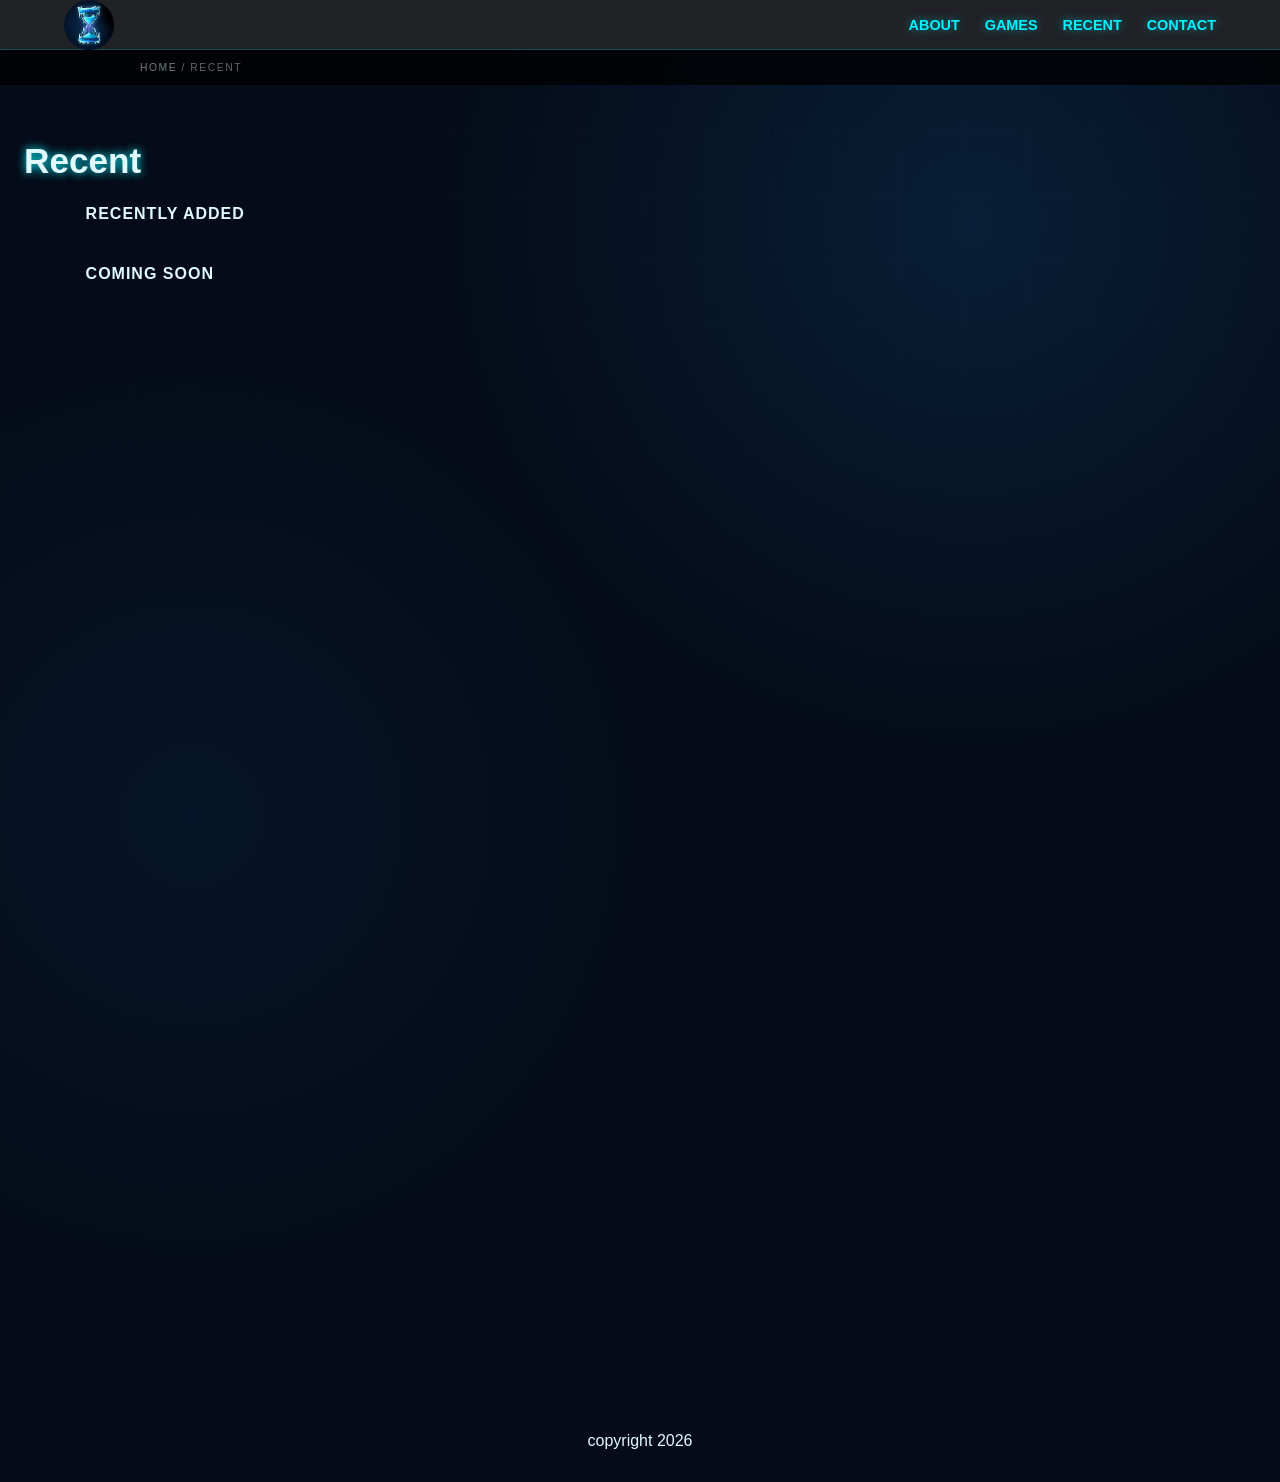
<file: recent.html>
<!DOCTYPE html>
<html lang="en">
<head>
    <meta charset="UTF-8">
    <meta name="viewport" content="width=device-width, initial-scale=1.0">
    <title>Recent | V.E.G.A.S. Cooldown Benchmark</title>
    <link href="https://fonts.googleapis.com/css2?family=Exo+2:wght@700;800;900&family=Inter:wght@400;500;600;700&display=swap" rel="stylesheet">
    <link rel="stylesheet" href="css/style.css?v=json-all-files-20260918-premium">
    <link rel="stylesheet" href="css/navbar.css?v=json-all-files-20260918-premium">
    <link rel="stylesheet" href="css/game-cards.css?v=json-all-files-20260918-premium">
    <link rel="stylesheet" href="css/reviews-carousel.css?v=json-all-files-20260918-premium">
    <link rel="stylesheet" href="css/reviews-parallax.css?v=json-all-files-20260918-premium">
    <link rel="stylesheet" href="css/game-cards-small.css?v=json-all-files-20260918-premium">
</head>
<body data-page="recent">

    <nav class="navbar">
        <div class="nav-container">
            <a href="index.html"><img src="img/vegas_logo_small.png" class="nav-logo" alt="Vegas Logo"></a>
            <div class="nav-drawer" id="nav-drawer">
                <ul class="nav-links" id="nav-menu">
                    <li><a href="about.html">About</a></li>
                    <li><a href="games.html">Games</a></li>
                    <li><a href="games.html">Recent</a></li>
                    <li><a href="contact.html">Contact</a></li>
                </ul>
            </div>
            <button id="burger-toggle" class="burger-menu" aria-label="Toggle menu">
                <span></span><span></span><span></span>
            </button>
        </div>
    </nav>

    <main class="hero-section reviews-page">
        <div class="content-block">
            <div class="breadcrumb">
                <a href="index.html">Home</a> <span>/</span> 
                <span>Recent</span>
            </div>

            <h1 class="glow-text">Recent</h1>

            <div class="carousels-stack" id="carousels-stack">
                <section class="carousel-section">
                    <h2 class="carousel-title">Recently Added</h2>
                    <div class="about-grid horizontalScroller_list"></div>
                </section>
                <section class="carousel-section">
                    <h2 class="carousel-title">Coming Soon</h2>
                    <div class="about-grid horizontalScroller_list"></div>
                </section>
            </div>
        </div>
    </main>

    <!-- Card Template: Single reusable card structure -->
    <!-- Edit this template to change all card styles/layouts -->
    <template id="game-card-template">
        <div class="game-card-collapsed collapsed">
            <div class="thumbnail-slot">
                <img src="" alt="" class="game-thumbnail">
            </div>
            <h3 class="game-name game-name-banner"></h3>
            <div class="game-info-wrapper">
                <div class="card-top-row">
                    <div class="game-meta-panel">
                        <p class="publisher-info publisher-line"></p>
                        <p class="publisher-info genre-line"></p>
                        <p class="publisher-info year-line"></p>
                    </div>
                    <div class="game-score-panel">
                        <div class="card-score-row">
                            <p class="game-score"></p>
                        </div>
                        <div class="score-meter" aria-hidden="true">
                            <span class="score-meter-fill"></span>
                        </div>
                    </div>
                </div>

                <div class="game-description-panel">
                    <p class="card-description game-description"></p>
                </div>

                <div class="game-stats-panel" aria-label="VEGAS stats">
                    <div class="game-stats-grid">
                        <div class="game-stat">
                            <span class="game-stat-value">0</span>
                        </div>
                        <div class="game-stat">
                            <span class="game-stat-value">0</span>
                        </div>
                        <div class="game-stat">
                            <span class="game-stat-value">0</span>
                        </div>
                        <div class="game-stat">
                            <span class="game-stat-value">0</span>
                        </div>
                        <div class="game-stat">
                            <span class="game-stat-value">0</span>
                        </div>
                    </div>
                </div>

                <div class="pillar-content">
                    <h2><strong>Score Breakdown</strong></h2>
                    <ul class="card-scores"></ul>
                    <h2><strong>Reviewer Notes</strong></h2>
                    <p class="card-notes"></p>
                </div>
            </div>
        </div>
    </template>

    <footer class="site-footer">
        <p>copyright 2026</p>
    </footer>

    <script src="js/spotlight.js?v=json-all-files-20260918-premium"></script>
    <script src="js/burger-menu.js?v=json-all-files-20260918-premium"></script>
    <script src="js/see-more.js?v=json-all-files-20260918-premium"></script>
    <script src="js/reviews-color-mapping.js?v=json-all-files-20260918-premium"></script>
    <script src="js/reviews-carousel.js?v=json-all-files-20260918-premium"></script>
</body>
</html>
</file>
<file: css/style.css>
/* --- Variables --- */
:root {
    --bg-color: #000;
    --nav-bg-color: #202226;
    --footer-bg-color: #6A6F78;
    --card-bg: rgba(10, 25, 41, 0.7);
    --neon-blue: #00f2ff;
    --neon-red: #ff3131;
    --text-main: #e0faff;
    --nav-height: 50px;

    /* Central score palette: highest to lowest */
    --score-gold: #FFBE0B;
    --score-orange: #FB5607;
    --score-purple: #8338EC;
    --score-blue: #3A86FF;
    --score-brown: #4A2E21;

    --color-azure-blue: var(--score-blue);
    --color-blue-violet: var(--score-purple);
    --color-neon-pink: var(--score-brown);
    --color-blaze-orange: var(--score-orange);
    --color-amber-gold: var(--score-gold);
}

* { box-sizing: border-box; }

html, body {
    margin: 0;
    padding: 0;
    min-height: 100%;
    background:
        radial-gradient(circle at 76% 15%, rgba(14, 93, 151, 0.24), transparent 34%),
        radial-gradient(circle at 15% 55%, rgba(10, 70, 125, 0.16), transparent 35%),
        #050b18;
    color: var(--text-main);
    font-family: "Michroma", sans-serif;
    font-weight: 400;
    font-style: normal;
    overflow-x: hidden;
}

body {
    min-height: 100vh;
    display: flex;
    flex-direction: column;
}

body::before {
    content: '';
    position: fixed;
    inset: 0;
    z-index: 0;
    pointer-events: none;
    background-image: linear-gradient(rgba(255, 255, 255, 0.018) 1px, transparent 1px), linear-gradient(90deg, rgba(255, 255, 255, 0.018) 1px, transparent 1px);
    background-size: 64px 64px;
    mask-image: linear-gradient(to bottom, black, transparent 80%);
}

main {
    flex: 0 0 auto;
    min-height: 1400px;
}

.navbar {
    background: var(--nav-bg-color);
}

.site-footer {
    width: 100%;
    flex: 1 0 auto;
    background-color: transparent;
    display: flex;
    justify-content: center;
    align-items: flex-start;
    padding: 2rem 1.5rem;
    color: var(--text-main);
    text-align: center;
}

.site-footer p {
    margin: 0;
}


/* --- Breadcrumb Style --- */
.breadcrumb {
    position: fixed;
    top: var(--nav-height);
    left: 0;
    right: 0;
    z-index: 1000;
    font-size: 0.65rem;
    text-transform: uppercase;
    letter-spacing: 1.5px;
    padding: 12px max(1.5rem, calc((100vw - 412px) / 2 + 1.5rem));
    margin-bottom: 1.5rem;
    background: rgba(0, 0, 0, 0.78);
    backdrop-filter: blur(12px);
    color: rgba(224, 250, 255, 0.4);
}

.breadcrumb a, .breadcrumb a:visited {
    text-decoration: none;
    color: rgba(224, 250, 255, 0.5);
    transition: 0.3s;
}

.breadcrumb a:hover { color: var(--neon-blue); }

.glow-text {
    font-size: 2.2rem;
    padding-top: 25px;
    margin-bottom: 1.5rem;
    text-shadow: 0 0 10px var(--neon-blue);
}

/* --- Pillar Adjustments --- */
.about-grid { display: flex; flex-direction: column; gap: 20px; }

.description-block {
    width: 100vw;
    margin-left: calc(-50vw + 50%);
    height: auto;
    background-color: #00c8e0;
    display: flex;
    flex-direction: column;
    align-items: center;
    justify-content: center;
    padding: 30px 40px;
    color: #000;
    font-size: 0.85rem;
    font-weight: 400;
    gap: 12px;
}

/* --- Colors & Labels --- */
.letter { color: var(--neon-blue); text-shadow: 0 0 10px var(--neon-blue); }
.bonus { color: var(--score-gold); font-weight: bold; }
.penalty { color: var(--score-brown); font-weight: bold; text-shadow: 0 0 8px color-mix(in srgb, var(--score-brown) 40%, transparent); }



/* --- Mobile Logic (Pixel 7) --- */
@media (max-width: 1023px) {
    .content-block {
        max-width: 412px;
        margin: 0 auto;
        padding: 2rem 1.5rem;
    }
}

/* --- Desktop Logic --- */
@media (min-width: 1024px) {
    .content-block {
        width: min(1280px, calc(100vw - 48px));
        margin: 0 auto;
        padding: 2rem 0;
    }

    .breadcrumb {
        padding-left: max(1.5rem, calc((100vw - 1000px) / 2));
        padding-right: max(1.5rem, calc((100vw - 1000px) / 2));
    }

    .about-grid {
        flex-direction: row;
        flex-wrap: wrap;
    }

    .description-block {
        width: min(1280px, calc(100vw - 48px));
        margin-left: auto;
        margin-right: auto;
    }
}

.content-block {
    padding-top: calc(2rem + 60px);
}

.home-page {
    isolation: isolate;
    overflow: hidden;
}

.home-page::before {
    display: none;
}

.home-page .content-block { display: none; }

.home-wrap {
    width: min(1280px, calc(100% - 48px));
    margin: 0 auto;
    color: #f5fbff;
    font-family: Inter, "Segoe UI", sans-serif;
    line-height: 1.5;
}

.home-hero {
    min-height: 700px;
    display: grid;
    grid-template-columns: 1.08fr 0.92fr;
    align-items: center;
    gap: 40px;
    padding: 76px 0 84px;
}

.home-hero-copy { position: relative; z-index: 1; }
.home-eyebrow, .home-section small, .home-cta small { color: #36e7ff; font-size: 12px; font-weight: 800; letter-spacing: 0.13em; text-transform: uppercase; }
.home-eyebrow { display: inline-flex; align-items: center; gap: 9px; border: 1px solid rgba(54, 231, 255, 0.24); border-radius: 999px; padding: 8px 13px; color: #b9f7ff; background: rgba(54, 231, 255, 0.055); }
.home-eyebrow span { width: 7px; height: 7px; border-radius: 50%; background: #36e7ff; box-shadow: 0 0 14px #36e7ff; }
.home-hero h1 { max-width: 760px; margin: 22px 0 24px; font-size: clamp(52px, 6.2vw, 88px); line-height: 0.94; letter-spacing: -0.055em; }
.home-hero h1 strong { background: linear-gradient(100deg, #fff 25%, #a9f8ff 70%, #49caff); background-clip: text; color: transparent; }
.home-hero-copy > p { max-width: 650px; margin: 0 0 34px; color: #9eb0c0; font-size: 19px; line-height: 1.65; }
.home-buttons { display: flex; align-items: center; gap: 13px; }
.home-button { padding: 14px 20px; border-radius: 10px; font-size: 14px; font-weight: 750; text-decoration: none; }
.home-button-primary { color: #00121a; background: linear-gradient(135deg, #65f3ff, #21aef8); box-shadow: 0 10px 35px rgba(25, 198, 255, 0.2); }
.home-button-secondary { color: #d9e8f1; border: 1px solid rgba(116, 207, 255, 0.16); background: rgba(255, 255, 255, 0.025); }
.home-hero-art { height: 570px; display: grid; place-items: center; position: relative; }
.home-orb { position: absolute; width: 480px; height: 480px; border-radius: 50%; background: radial-gradient(circle, rgba(39, 208, 255, 0.15), rgba(10, 50, 80, 0.04) 48%, transparent 70%); filter: blur(4px); }
.home-logo { position: relative; width: 480px; height: 480px; object-fit: contain; filter: drop-shadow(0 0 26px rgba(40, 213, 255, 0.27)) drop-shadow(0 28px 40px rgba(0, 0, 0, 0.45)); animation: home-logo-float 6s ease-in-out infinite; }
@keyframes home-logo-float { 50% { transform: translateY(-10px); } }
.home-stats { display: grid; grid-template-columns: repeat(3, 1fr); border-top: 1px solid rgba(116, 207, 255, 0.16); border-bottom: 1px solid rgba(116, 207, 255, 0.16); }
.home-stats > div { padding: 28px 30px; border-right: 1px solid rgba(116, 207, 255, 0.16); }
.home-stats > div:last-child { border-right: 0; }
.home-stats b { display: block; margin-bottom: 4px; font-size: 25px; }
.home-stats span, .home-method-box > p, .home-method > div > p { color: #8196a8; font-size: 13px; }
.home-section { padding: 105px 0; }
.home-section-heading { display: flex; justify-content: space-between; align-items: end; gap: 40px; margin-bottom: 42px; }
.home-section h2, .home-cta h2 { margin: 10px 0 0; font-size: 44px; line-height: 1.05; letter-spacing: -0.035em; }
.home-section-heading > p, .home-method > div > p { max-width: 510px; }
.home-pillars { display: grid; grid-template-columns: repeat(5, 1fr); gap: 12px; }
.home-pillars article { min-height: 260px; padding: 26px; border: 1px solid rgba(116, 207, 255, 0.16); border-radius: 16px; background: linear-gradient(145deg, rgba(16, 38, 59, 0.82), rgba(6, 17, 30, 0.8)); }
.home-pillars article small { color: #567084; }
.home-pillars h3 { margin: 34px 0 10px; font-size: 21px; }
.home-pillars p { margin: 0; color: #8499ab; font-size: 14px; line-height: 1.7; }
.home-method { display: grid; grid-template-columns: 0.8fr 1.2fr; gap: 70px; align-items: center; }
.home-method-box { padding: 32px; border: 1px solid rgba(116, 207, 255, 0.16); border-radius: 20px; background: linear-gradient(145deg, rgba(15, 36, 57, 0.85), rgba(6, 14, 26, 0.9)); }
.home-method-box blockquote { margin: 0 0 18px; color: #dbeaf3; font-size: 25px; line-height: 1.45; }
.home-method-box blockquote span { color: #36e7ff; }
.home-formula { display: grid; grid-template-columns: repeat(5, 1fr); gap: 9px; margin-top: 24px; }
.home-formula b { padding: 17px 8px; text-align: center; border: 1px solid rgba(54, 231, 255, 0.14); border-radius: 10px; background: rgba(54, 231, 255, 0.035); font-size: 22px; }
.home-formula small { display: block; margin-top: 5px; color: #7f94a8; font-size: 10px; letter-spacing: 0.1em; }
.home-cta { display: flex; align-items: center; justify-content: space-between; gap: 40px; padding: 62px; margin: 0 0 105px; border: 1px solid rgba(54, 231, 255, 0.23); border-radius: 24px; background: radial-gradient(circle at 80% 20%, rgba(32, 177, 255, 0.18), transparent 40%), linear-gradient(135deg, rgba(15, 42, 66, 0.9), rgba(5, 15, 28, 0.95)); }

@media (max-width: 900px) {
    .home-hero, .home-method { grid-template-columns: 1fr; }
    .home-hero { padding-top: 55px; }
    .home-hero-art { height: 420px; order: -1; }
    .home-logo { width: 380px; height: 380px; }
    .home-pillars { grid-template-columns: repeat(2, 1fr); }
    .home-section-heading { display: block; }
    .home-section-heading > p { margin-top: 18px; }
    .home-cta { display: block; padding: 40px; }
    .home-cta .home-button { display: inline-block; margin-top: 28px; }
}

@media (max-width: 560px) {
    .home-wrap { width: calc(100% - 28px); }
    .home-hero { min-height: auto; padding: 45px 0 60px; }
    .home-hero h1 { font-size: 51px; }
    .home-hero-copy > p { font-size: 17px; }
    .home-hero-art { height: 330px; }
    .home-logo { width: 300px; height: 300px; }
    .home-stats { grid-template-columns: 1fr; }
    .home-stats > div { border-right: 0; border-bottom: 1px solid rgba(116, 207, 255, 0.16); }
    .home-stats > div:last-child { border-bottom: 0; }
    .home-pillars { grid-template-columns: 1fr; }
    .home-section { padding: 75px 0; }
    .home-section h2, .home-cta h2 { font-size: 38px; }
    .home-cta { padding: 30px; }
    .home-buttons { align-items: stretch; flex-direction: column; }
    .home-button { text-align: center; }
}

/* --- Point Value Color Gradient --- */
/* Highest values are gold; lower positive, neutral, and negative values descend through the shared palette. */

/* Positive values: highest to lowest */
.points-10, .points-p10 { 
    color: var(--score-gold);
    font-weight: bold; 
    text-shadow: 0 0 8px rgba(58, 134, 255, 0.4);
}
.points-6, .points-p6 { 
    color: var(--score-gold);
    font-weight: bold; 
    text-shadow: 0 0 8px rgba(58, 134, 255, 0.4);
}
.points-5, .points-p5 { 
    color: var(--score-gold);
    font-weight: bold; 
    text-shadow: 0 0 8px rgba(58, 134, 255, 0.4);
}
.points-3, .points-p3 { 
    color: var(--score-orange);
    font-weight: bold; 
    text-shadow: 0 0 8px rgba(131, 56, 236, 0.4);
}
.points-2, .points-p2 { 
    color: var(--score-purple);
    font-weight: bold; 
    text-shadow: 0 0 8px rgba(131, 56, 236, 0.4);
}
.points-1, .points-p1 { 
    color: var(--score-blue);
    font-weight: bold; 
    text-shadow: 0 0 8px rgba(131, 56, 236, 0.4);
}

/* Zero values: low neutral */
.points-0 { 
    color: var(--score-blue);
    font-weight: bold; 
    text-shadow: 0 0 8px rgba(255, 0, 110, 0.4);
}

/* Negative values: less severe to most severe */
.points-n2, .points-m2 { 
    color: var(--score-blue);
    font-weight: bold; 
    text-shadow: 0 0 8px rgba(251, 86, 7, 0.4);
}
.points-n3, .points-m3 { 
    color: var(--score-purple);
    font-weight: bold; 
    text-shadow: 0 0 8px rgba(251, 86, 7, 0.4);
}
.points-n5, .points-m5 { 
    color: var(--score-orange);
    font-weight: bold; 
    text-shadow: 0 0 8px rgba(251, 86, 7, 0.4);
}
.points-n10, .points-m10 { 
    color: var(--score-orange);
    font-weight: bold; 
    text-shadow: 0 0 8px rgba(251, 86, 7, 0.4);
}
.points-n20, .points-m20 { 
    color: var(--score-brown);
    font-weight: bold; 
    text-shadow: 0 0 8px rgba(255, 190, 11, 0.4);
}
.points-n100, .points-m100 { 
    color: var(--score-brown);
    font-weight: bold; 
    text-shadow: 0 0 8px rgba(255, 190, 11, 0.4);
}

.points-10, .points-p10,
.points-6, .points-p6,
.points-5, .points-p5,
.points-3, .points-p3,
.points-2, .points-p2,
.points-1, .points-p1,
.points-0,
.points-n2, .points-m2,
.points-n3, .points-m3,
.points-n5, .points-m5,
.points-n10, .points-m10,
.points-n20, .points-m20,
.points-n100, .points-m100 {
    text-shadow: 0 0 8px color-mix(in srgb, currentColor 40%, transparent);
}

.points-max {
    color: var(--score-gold);
    font-weight: bold;
    text-shadow: 0 0 8px rgba(58, 134, 255, 0.4);
}

.criterion-tier-5 { color: var(--score-gold) !important; }
.criterion-tier-4 { color: var(--score-orange) !important; }
.criterion-tier-3 { color: var(--score-purple) !important; }
.criterion-tier-2 { color: var(--score-blue) !important; }
.criterion-tier-1 { color: var(--score-brown) !important; }
</file>
<file: css/navbar.css>
/* --- Navbar Base --- */
.navbar {
    position: fixed;
    top: 0;
    width: 100%;
    height: 50px; /* Default height */
    background: var(--nav-bg-color);
    backdrop-filter: blur(15px);
    z-index: 99999;
    display: flex;
    flex-direction: column; 
    justify-content: flex-start;
    border-bottom: 1px solid rgba(0, 242, 255, 0.2);
    overflow: visible; 
    transition: height 0.4s cubic-bezier(0.4, 0, 0.2, 1);
}

/* Growth Trigger - Expands the bar to accommodate the drawer */
body.menu-open .navbar {
    height: 300px !important;
}

.nav-container {
    display: flex;
    justify-content: space-between;
    align-items: center;
    width: 100%;
    height: 50px !important;
    min-height: 50px !important;
    padding: 0 5%;
    flex-shrink: 0;
}

/* --- Logo Styling --- */
.nav-logo { 
    height: 50px !important;
    width: auto !important;
    max-height: 50px !important;
    display: block;
    object-fit: contain;
}

/* --- Dedicated Nav Drawer --- */
.nav-drawer {
    position: absolute;
    top: 80px; /* Positions drawer exactly below the top bar */
    left: 0;
    width: 100%;
    opacity: 0;
    visibility: hidden;
    transform: translateY(-10px);
    transition: all 0.4s ease;
    display: flex;
    justify-content: center;
}

/* Reveal drawer when menu is open */
body.menu-open .nav-drawer {
    opacity: 1;
    visibility: visible;
    transform: translateY(0);
}

.nav-links {
    display: flex;
    flex-direction: column;
    align-items: center;
    width: 100%;
    padding: 20px 0;
    list-style: none;
    margin: 0;
    gap: 15px;
}

.nav-links a {
    color: #00f2ff;
    font-size: 1.3rem;
    text-decoration: none;
    text-transform: uppercase;
    font-weight: bold;
    text-shadow: 0 0 10px rgba(0, 242, 255, 0.5);
    transition: color 0.3s ease;
}

.nav-links a:hover {
    color: #fff;
    text-shadow: 0 0 15px #00f2ff;
}

/* --- Burger Icon & Animation --- */
.burger-menu {
    display: flex;
    flex-direction: column;
    gap: 6px;
    background: none;
    border: none;
    cursor: pointer;
    padding: 5px;
}

.burger-menu span { 
    width: 30px; 
    height: 2px; 
    background: #00f2ff; 
    transition: all 0.3s cubic-bezier(0.4, 0, 0.2, 1);
}

/* Transformation to 'X' */
.burger-menu.open span:nth-child(1) {
    transform: translateY(8px) rotate(45deg);
}

.burger-menu.open span:nth-child(2) {
    opacity: 0;
}

.burger-menu.open span:nth-child(3) {
    transform: translateY(-8px) rotate(-45deg);
}

/* --- Hero Section Shift --- */
.hero-section {
    position: relative;
    z-index: 1;
    transition: transform 0.4s cubic-bezier(0.4, 0, 0.2, 1), opacity 0.4s ease;
}

/* Pushes content down when menu opens to avoid overlap */
body.menu-open .hero-section {
    transform: translateY(150px); 
    opacity: 0.3;
    pointer-events: none;
}

@media (min-width: 1024px) {
    .navbar,
    body.menu-open .navbar {
        height: 50px !important;
    }

    .nav-drawer,
    body.menu-open .nav-drawer {
        position: static;
        width: auto;
        opacity: 1;
        visibility: visible;
        transform: none;
        display: flex;
        justify-content: flex-end;
    }

    .nav-links {
        flex-direction: row;
        align-items: center;
        width: auto;
        padding: 0;
        gap: 25px;
    }

    .nav-links a {
        font-size: 0.9rem;
    }

    .burger-menu {
        display: none;
    }

    body.menu-open .hero-section {
        transform: none;
        opacity: 1;
        pointer-events: auto;
    }
}
</file>
<file: css/about-pillar-cards.css>
/* About page pillar card styles (collapsed + expanded states) */
:root {
    --about-pillar-card-width: 364px;
    --color-block-1: 0, 92, 156;
    --pillar-header-bg: #005c9ca6;
    --pillar-border-color: var(--card-border-color, #005c9ca6);
    --color-block-2: 14, 111, 138;
    --color-block-1-collapsed-height: 40px;
    --color-block-1-expanded-height: 40px;
}

.about-pillar-collapsed,
.about-pillar-expanded {
    position: relative;
    width: 100%;
    max-width: var(--about-pillar-card-width);
    padding: 0;
    background: rgba(10, 10, 10, 0.9);
    border: var(--card-border-width, 5px) solid var(--pillar-border-color);
    border-radius: 12px;
    cursor: pointer;
}

.about-pillar-collapsed {
    overflow: hidden;
}

.about-pillar-expanded {
    overflow: visible;
}

.about-pillar-collapsed > :not(.pillar-points),
.about-pillar-expanded > :not(.pillar-points) {
    position: relative;
    z-index: 1;
}

.about-pillar-collapsed .pillar-points,
.about-pillar-expanded .pillar-points {
    position: absolute;
    right: 0;
    top: 0;
    margin: 0;
    font-size: 0.72rem;
    font-weight: 700;
    letter-spacing: 0.04em;
    text-transform: uppercase;
    color: rgba(210, 244, 255, 0.98);
    z-index: 3;
    display: flex;
    align-items: center;
    height: var(--color-block-1-collapsed-height);
    padding: 0 12px;
    background: rgba(var(--color-block-2), 0.6);
    border-radius: 0 12px 0 12px;
    transition: opacity 0.2s ease;
}

.about-pillar-collapsed .pillar-points.tier-5,
.about-pillar-expanded .pillar-points.tier-5 {
    background: color-mix(in srgb, var(--score-gold) 62%, transparent);
    box-shadow: 0 0 10px color-mix(in srgb, var(--score-gold) 50%, transparent);
}

.about-pillar-collapsed .pillar-points.tier-4,
.about-pillar-expanded .pillar-points.tier-4 {
    background: color-mix(in srgb, var(--score-orange) 62%, transparent);
    box-shadow: 0 0 10px color-mix(in srgb, var(--score-orange) 50%, transparent);
}

.about-pillar-collapsed .pillar-points.tier-3,
.about-pillar-expanded .pillar-points.tier-3 {
    background: color-mix(in srgb, var(--score-purple) 62%, transparent);
    box-shadow: 0 0 10px color-mix(in srgb, var(--score-purple) 50%, transparent);
}

.about-pillar-collapsed .pillar-points.tier-2,
.about-pillar-expanded .pillar-points.tier-2 {
    background: color-mix(in srgb, var(--score-blue) 62%, transparent);
    box-shadow: 0 0 10px color-mix(in srgb, var(--score-blue) 50%, transparent);
}

.about-pillar-collapsed .pillar-points.tier-1,
.about-pillar-expanded .pillar-points.tier-1 {
    background: color-mix(in srgb, var(--score-brown) 82%, transparent);
    box-shadow: 0 0 10px color-mix(in srgb, var(--score-brown) 50%, transparent);
}

.about-pillar-collapsed .pillar-points {
    opacity: 1;
    pointer-events: auto;
}

.about-pillar-expanded .pillar-points {
    opacity: 1;
}

.about-pillar-collapsed::before,
.about-pillar-expanded::before {
    content: '';
    position: absolute;
    top: 0;
    left: 0;
    width: 100%;
    height: var(--color-block-1-collapsed-height);
    background: var(--pillar-header-bg);
    z-index: 0;
    transition: height 0.35s cubic-bezier(0.4, 0, 0.2, 1);
}

.about-pillar-collapsed::before {
    height: var(--color-block-1-collapsed-height);
}

.about-pillar-expanded::before {
    height: var(--color-block-1-expanded-height);
}

.about-pillar-collapsed::after,
.about-pillar-expanded::after {
    content: '';
    position: absolute;
    left: 0;
    width: 100%;
    background: linear-gradient(
        180deg,
        rgba(var(--color-block-2), 0.82) 0%,
        rgba(var(--color-block-2), 0.58) 100%
    );
    pointer-events: none;
    z-index: 0;
}

.about-pillar-collapsed::after {
    top: var(--color-block-1-collapsed-height);
    height: 0;
    opacity: 0;
}

.about-pillar-expanded::after {
    height: 0;
    opacity: 0;
}

.about-pillar-collapsed > h2,
.about-pillar-expanded > h2 {
    height: var(--color-block-1-collapsed-height);
    margin: 0;
    display: flex;
    align-items: center;
    padding-left: 10px;
    font-family: var(--font-display, "Exo 2", "Inter", system-ui, sans-serif);
    font-weight: 800;
    letter-spacing: 0.04em;
    line-height: 1.08;
    color: #ffffff;
}

.about-pillar-collapsed > h2 .letter,
.about-pillar-expanded > h2 .letter {
    color: var(--game-name-color, #00eaff);
    text-shadow: 0 0 10px var(--game-name-color, #00eaff);
}

.about-pillar-collapsed {
    max-height: 145px;
    height: auto;
}

.about-pillar-expanded {
    height: auto;
    min-height: 145px;
    max-height: none;
}

.about-pillar-collapsed .pillar-content,
.about-pillar-expanded .pillar-content {
    padding: 25px 25px 0 25px;
}

.about-pillar-collapsed .pillar-content > p {
    margin: 0 0 calc(2.4rem + 5px);
}

.about-grid .pillar-content p {
    color: #FFFFFF;
}

.about-pillar-expanded .pillar-content > p {
    margin: 0 0 1rem;
}

.about-pillar-collapsed ul,
.about-pillar-expanded ul {
    margin: 0.75rem 0 1rem;
    padding-left: 0;
    list-style: none;
}

.about-pillar-expanded li,
.about-pillar-expanded .li-toggle-details {
    color: #ffffff;
}

.game-benchmark-list .benchmark-criterion {
    display: block;
    margin-bottom: 0.25rem;
    color: #ffffff;
}

.game-benchmark-list .criterion-tier-5 {
    color: var(--score-gold) !important;
    text-shadow: 0 0 8px color-mix(in srgb, var(--score-gold) 40%, transparent);
}

.game-benchmark-list .criterion-tier-4 {
    color: var(--score-orange) !important;
    text-shadow: 0 0 8px color-mix(in srgb, var(--score-orange) 40%, transparent);
}

.game-benchmark-list .criterion-tier-3 {
    color: var(--score-purple) !important;
    text-shadow: 0 0 8px color-mix(in srgb, var(--score-purple) 40%, transparent);
}

.game-benchmark-list .criterion-tier-2 {
    color: var(--score-blue) !important;
    text-shadow: 0 0 8px color-mix(in srgb, var(--score-blue) 40%, transparent);
}

.game-benchmark-list .criterion-tier-1 {
    color: var(--score-brown) !important;
    text-shadow: 0 0 8px color-mix(in srgb, var(--score-brown) 50%, transparent);
}

.about-pillar-collapsed .game-benchmark-list {
    display: none;
}

.about-pillar-expanded .game-benchmark-list {
    display: block;
}

.about-pillar-collapsed li + li,
.about-pillar-expanded li + li {
    margin-top: 0.6rem;
}

.li-collapsible-item {
    list-style: none;
}

.li-toggle-btn {
    width: 100%;
    border: 0;
    background: transparent;
    color: inherit;
    display: flex;
    align-items: center;
    justify-content: space-between;
    gap: 0.5rem;
    padding: 0;
    cursor: pointer;
    text-align: left;
    font: inherit;
}

.li-toggle-label {
    display: inline-block;
    min-width: 0;
}

.li-toggle-arrow {
    flex: 0 0 auto;
    font-size: 0.78rem;
    color: rgba(200, 236, 246, 0.9);
    transition: transform 0.2s ease;
}

.li-item-expanded .li-toggle-arrow {
    transform: rotate(180deg);
}

.li-toggle-details {
    margin-top: 0.25rem;
}
</file>
<file: css/game-cards.css>
/* Reviews game cards: collapsed and expanded states - MODERN NEON BLUE */
:root {
    /* Card dimensions */
    --card-width: 270px;
    --card-collapsed-height: 410px;
    --card-expanded-height: 1200px;
    --thumbnail-height: 150px;

    /* Card spacing and layout */
    --card-padding: 0 0 45px 0;
    --card-content-padding-x: 12px;
    --card-gap: 10px;

    /* Modern Card Styling */
    --card-bg: linear-gradient(145deg, rgba(10, 15, 28, 0.96), rgba(3, 7, 18, 0.94));
    --card-border-width: 5px;
    --card-border-color: #005c9ca6;
    --card-border: var(--card-border-width) solid var(--card-border-color);
    --card-border-radius: 5px;
    --card-transition: max-height 0.6s cubic-bezier(0.4, 0, 0.2, 1), 
                       box-shadow 0.4s cubic-bezier(0.4, 0, 0.2, 1);
    
    /* Enhanced modern shadow with strong neon glow */
    --card-shadow: 
        0 20px 40px rgba(0, 0, 0, 0.6),
        inset 0 0 0 1px rgba(255, 255, 255, 0.15),
        inset 0 0 0 6px rgba(120, 230, 255, 0.08),
        0 0 25px rgba(80, 210, 255, 0.25);

    /* Thumbnail */
    --thumbnail-filler-bg: rgba(12, 22, 38, 0.75);
    --thumbnail-border-radius: 5px;
    --thumbnail-border: 1px solid rgba(80, 190, 255, 0.5);
    --thumbnail-clip-shape: polygon(0 0, 100% 0, 100% 90%, 70% 90%, 62% 100%, 0 100%);

    /* Modern Typography */
    --game-name-color: #00eaff;
    --game-score-color: #5cf1ff;
    --meta-color: rgba(225, 240, 255, 0.95);
    --body-color: #e8f4ff;
    --font-display: "Exo 2", "Inter", system-ui, sans-serif;
    --font-ui: "Inter", system-ui, sans-serif;
    
    /* Stronger neon outlines */
    --neon-outline: 1.5px solid rgba(0, 245, 255, 0.85);
    --neon-outline-radius: 5px;
    --neon-outline-glow: 
        0 0 12px rgba(0, 245, 255, 0.35),
        0 0 25px rgba(0, 200, 255, 0.15);

    /* Stats module */
    --stats-panel-padding: 3px;
    --stats-gap: 8px;
    --stats-label-size: 0.275rem;
    --stats-value-size: 0.695rem;
    --stats-circle-size: 17px;
    --stats-circle-border: 2px solid rgba(90, 235, 255, 0.9);
    --stats-text-color: #a3f0ff;
    --collapsed-bottom-ui-height: 24px;

    /* Tier colors mapped to the central score palette */
    --tier-5-hex: var(--score-gold);
    --tier-4-hex: var(--score-orange);
    --tier-3-hex: var(--score-purple);
    --tier-2-hex: var(--score-blue);
    --tier-1-hex: var(--score-brown);
}

.game-card-collapsed {
    position: relative;
    width: var(--card-width);
    min-width: var(--card-width);
    max-width: var(--card-width);
    padding: var(--card-padding);
    background: var(--card-bg);
    border: var(--card-border);
    border-radius: var(--card-border-radius);
    box-shadow: var(--card-shadow);
    transition: var(--card-transition);
    overflow: hidden;
    display: flex;
    flex-direction: column;
    align-items: stretch;
    gap: var(--card-gap);
}

.game-card-collapsed[role='link'] {
    cursor: pointer;
}

.game-card-collapsed[role='link']:hover,
.game-card-collapsed[role='link']:focus-visible {
    box-shadow:
        0 24px 48px rgba(0, 0, 0, 0.62),
        inset 0 0 0 1px rgba(255, 255, 255, 0.16),
        inset 0 0 0 6px rgba(120, 230, 255, 0.1),
        0 0 32px rgba(80, 210, 255, 0.34);
    transform: translateY(-2px);
}

.game-card-collapsed.collapsed {
    height: var(--card-collapsed-height);
    min-height: var(--card-collapsed-height);
    max-height: var(--card-collapsed-height);
}
.game-card-collapsed.expanded { max-height: var(--card-expanded-height); }

.game-card-collapsed.collapsed::after {
    content: '';
    position: absolute;
    bottom: 0;
    left: 0;
    width: 100%;
    height: 60px;
    background: linear-gradient(transparent, #02050a);
    border-radius: 0 0 var(--card-border-radius) var(--card-border-radius);
    pointer-events: none;
}

/* Thumbnail */
.game-card-collapsed .thumbnail-slot {
    flex: 0 0 var(--thumbnail-height);
    width: 100%;
    height: var(--thumbnail-height);
    justify-content: center;
    border-bottom: 1px solid rgba(120, 210, 255, 0.2);
    clip-path: var(--thumbnail-clip-shape);
    font-size: 1.7rem;
}

.game-card-collapsed .game-thumbnail {
    width: 100%;
    text-align: center;
    height: var(--thumbnail-height);
    border-radius: 0;
    object-fit: cover;
    object-position: center;
    clip-path: var(--thumbnail-clip-shape);
    border: var(--thumbnail-border);
    color: #ffffff;
    border-right: 0;
    display: block;
    font-weight: 700;
    transition: transform 0.4s ease;
}
.game-card-collapsed .meta-label {
    color: var(--game-name-color);
    font-weight: 700;
}

.game-card-collapsed .meta-value {
    color: #ffffff;
    font-weight: 700;
}

.game-card-collapsed:hover .game-thumbnail {
    transform: scale(1.04);
}

/* Info wrapper */
.game-card-collapsed .game-info-wrapper {
    min-height: 0;
    padding: 0 var(--card-content-padding-x);
    flex-grow: 1;
}

.game-card-collapsed .card-top-row {
    display: flex;
    align-items: stretch;
    gap: 8px;
}

/* Neon panels */
.game-card-collapsed .game-meta-panel,
.game-card-collapsed .game-score-panel {
    min-height: 0;
    border: var(--neon-outline);
    border-radius: var(--neon-outline-radius);
    box-shadow: var(--neon-outline-glow);
    background: rgba(5, 18, 35, 0.55);
    padding: 8px;
    backdrop-filter: blur(4px);
}

.game-card-collapsed .game-meta-panel {
    flex: 0 0 calc(65% - 2.8px);
    max-width: calc(65% - 2.8px);
}

.game-card-collapsed .game-score-panel {
    flex: 0 0 calc(35% - 5.2px);
    max-width: calc(35% - 5.2px);
    display: flex;
    flex-direction: column;
}

/* Typography */
.game-card-collapsed .game-name-banner {
    margin: 4px calc(var(--card-content-padding-x) / 2) 0;
    box-sizing: border-box;
    height: 46px;
    min-height: 46px;
    max-height: 46px;
    overflow: hidden;
    display: -webkit-box;
    font-size: 1.1rem;
    line-height: 1.08;
    font-weight: 900;
    font-family: var(--font-display);
    letter-spacing: 0.04em;
    color: var(--game-name-color);
    text-shadow: 
        0 0 10px currentColor,
        0 0 20px rgba(0, 234, 255, 0.6);
    padding: 0 10px;
    text-align: center;
    text-align-last: center;
    text-wrap: balance;
    white-space: normal;
    line-clamp: 2;
    -webkit-line-clamp: 2;
    -webkit-box-orient: vertical;
}

.game-card-collapsed .game-name {
    margin: 0;
    font-size: 1.25rem;
    line-height: 1.08;
    color: var(--game-name-color);
    text-shadow: 0 0 18px rgba(0, 234, 255, 0.45);
    text-align: justify;
    text-justify: inter-word;
    display: -webkit-box;
    line-clamp: 3;
    -webkit-line-clamp: 3;
    -webkit-box-orient: vertical;
    overflow: hidden;
    font-family: var(--font-display);
    font-weight: 800;
}

.game-card-collapsed .game-name.game-name-banner {
    display: -webkit-box;
    line-clamp: 2;
    -webkit-line-clamp: 2;
    -webkit-box-orient: vertical;
    text-align: center;
    text-align-last: center;
}

.game-card-collapsed .publisher-info {
    margin: 0;
    font-size: 0.62rem;
    line-height: 1.15;
    color: #ffffff;
    letter-spacing: 0.03em;
    font-family: var(--font-ui);
    font-weight: 700;
}

.game-card-collapsed .publisher-info .meta-label {
    color: var(--game-name-color);
    font-weight: 700;
}

.game-card-collapsed .publisher-info .meta-value {
    color: #ffffff;
    font-weight: 700;
}

.game-card-collapsed .card-score-row {
    display: flex;
    justify-content: center;
    align-items: center;
    flex: 1 1 auto;
    margin-top: 0;
}

.game-card-collapsed .game-score {
    margin: 0;
    display: flex;
    align-items: center;
    justify-content: center;
    align-self: stretch;
    font-weight: 800;
    font-size: 1.7rem;
    line-height: 1;
    color: var(--tier-color, var(--game-score-color));
    text-shadow: none;
    font-family: var(--font-display);
    text-align: center;
}

.game-card-collapsed :is(.game-score, .game-stat-value).tier-5 { --tier-color: var(--tier-5-hex); }
.game-card-collapsed :is(.game-score, .game-stat-value).tier-4 { --tier-color: var(--tier-4-hex); }
.game-card-collapsed :is(.game-score, .game-stat-value).tier-3 { --tier-color: var(--tier-3-hex); }
.game-card-collapsed :is(.game-score, .game-stat-value).tier-2 { --tier-color: var(--tier-2-hex); }
.game-card-collapsed :is(.game-score, .game-stat-value).tier-1 { --tier-color: var(--tier-1-hex); }

.game-card-collapsed .score-meter {
    height: 10px;
    margin-top: 8px;
    border-radius: 5px;
    border: 1px solid rgba(120, 220, 255, 0.6);
    background: rgba(5, 15, 30, 0.8);
    overflow: hidden;
}

.game-card-collapsed .score-meter-fill {
    display: block;
    height: 100%;
    width: 0;
    border-radius: 5px;
}

.game-card-collapsed .card-description,
.game-card-collapsed .game-description {
    font-size: 0.6rem;
    line-height: 1.28;
    color: var(--body-color);
    font-family: var(--font-ui);
}

/* Neon content panels */
.game-card-collapsed .game-description-panel,
.game-card-collapsed .game-stats-panel {
    margin-top: 8px;
    border: var(--neon-outline);
    border-radius: var(--neon-outline-radius);
    background: rgba(5, 18, 35, 0.55);
    padding: 8px;
    backdrop-filter: blur(4px);
}

.game-card-collapsed .game-description-panel {
    box-sizing: border-box;
    max-height: 70px;
    overflow: hidden;
    padding-top: 0;
    box-shadow: var(--neon-outline-glow);
}

.game-card-collapsed .game-stats-panel {
    box-shadow: none;
}

.game-card-collapsed.collapsed .game-stats-panel {
    position: relative;
    left: auto;
    right: auto;
    bottom: auto;
    width: auto;
    height: auto;
    transform: none;
    margin-top: auto;
    z-index: 2;
    padding: 8px;
    display: flex;
    align-items: center;
    justify-content: center;
    box-sizing: border-box;
    max-height: 100px;
    overflow: hidden;
    box-shadow: var(--neon-outline-glow);
}

/* Stats */
.game-card-collapsed .game-stats-grid {
    display: flex;
    flex-direction: row;
    flex-wrap: nowrap;
    align-items: center;
    justify-content: center;
    gap: var(--stats-gap);
    color: #00f2ff;
}

.game-card-collapsed .game-stat {
    flex: 0 0 auto;
    display: flex;
    flex-direction: column;
    align-items: center;
    gap: 0;
}

.game-card-collapsed .game-stat-value {
    width: auto;
    height: auto;
    border-radius: 0;
    border: 0;
    position: relative;
    overflow: hidden;
    display: flex;
    align-items: center;
    justify-content: center;
    color: var(--tier-color, #00f2ff);
    font-size: var(--stats-value-size);
    line-height: 1;
    font-weight: 800;
    text-shadow: none;
    box-shadow: none;
    background: transparent;
    padding: 0 1px;
}

.game-card-collapsed .game-stat-value.tier-5 {
    background: transparent;
}

.game-card-collapsed .game-stat-value.tier-4 {
    background: transparent;
}

.game-card-collapsed .game-stat-value.tier-3 {
    background: transparent;
}

.game-card-collapsed .game-stat-value.tier-2 {
    background: transparent;
}

.game-card-collapsed .game-stat-value.tier-1 {
    background: transparent;
}

.game-card-collapsed .game-stats-panel .game-stat-value.tier-5 {
    color: var(--score-gold) !important;
}

.game-card-collapsed .game-stats-panel .game-stat-value.tier-4 {
    color: var(--score-orange) !important;
}

.game-card-collapsed .game-stats-panel .game-stat-value.tier-3 {
    color: var(--score-purple) !important;
}

.game-card-collapsed .game-stats-panel .game-stat-value.tier-2 {
    color: var(--score-blue) !important;
}

.game-card-collapsed .game-stats-panel .game-stat-value.tier-1 {
    color: var(--score-brown) !important;
}

.game-card-collapsed .pillar-content {
    display: none;
    margin-top: 8px;
}

.game-card-collapsed.expanded .pillar-content {
    display: block;
}

/* ========================================
    5-Color Gradient System: Score & Stats
    Lowest values -> Icky Brown, highest values -> Amber Gold
    ======================================== */

.game-card-collapsed .score-meter-fill {
    background: linear-gradient(
        90deg,
        var(--score-brown) 0%,
        var(--color-azure-blue) 25%,
        var(--color-blue-violet) 50%,
        var(--color-blaze-orange) 75%,
        var(--color-amber-gold) 100%
    ) !important;
    box-shadow: 0 0 12px currentColor;
}

/* ========================================
   Premium Cards (Score >= 95): Gold Frame with Lottie Sparkles
   ======================================== */

.game-card-collapsed.score-premium {
    --card-border-color: var(--score-gold);
    border-color: var(--score-gold);
    position: relative;
    z-index: 1;
}

.game-card-collapsed.card-frame-gold {
    --card-border-color: var(--score-gold);
    border-color: var(--score-gold);
}

.game-card-collapsed.card-frame-orange {
    --card-border-color: var(--score-orange);
    border-color: var(--score-orange);
}

.game-card-collapsed.card-frame-purple {
    --card-border-color: var(--score-purple);
    border-color: var(--score-purple);
}

.game-card-collapsed.card-frame-blue {
    --card-border-color: var(--score-blue);
    border-color: var(--score-blue);
}

.game-card-collapsed.card-frame-brown {
    --card-border-color: var(--score-brown);
    border-color: var(--score-brown);
}
/* Golden score color for premium cards */
.game-card-collapsed.score-premium .game-score {
    color: var(--score-gold) !important;
    text-shadow: 
        0 0 10px color-mix(in srgb, var(--score-gold) 80%, transparent),
        0 0 20px color-mix(in srgb, var(--score-gold) 40%, transparent);
}
/* Sparkles positioned around the frame using ::before */
.game-card-collapsed.score-premium::before {
    content: '';
    position: absolute;
    top: 0;
    left: 0;
    width: 100%;
    height: 100%;
    border-radius: var(--card-border-radius);
    pointer-events: none;
    z-index: 2;
    
    /* Create subtle sparkle points using box-shadow */
    box-shadow:
        /* Top-left sparkle */
        -3px -3px 0 0 rgba(255, 255, 150, 0.45),
        -3px -3px 0 1px rgba(255, 215, 0, 0.35),
        /* Top center sparkle */
        50% -4px 0 -2px rgba(255, 255, 200, 0.475),
        50% -4px 0 -1px rgba(255, 215, 0, 0.4),
        /* Top-right sparkle */
        calc(100% + 3px) -3px 0 0 rgba(255, 255, 150, 0.45),
        calc(100% + 3px) -3px 0 1px rgba(255, 215, 0, 0.35),
        /* Right side sparkle */
        calc(100% + 4px) 50% 0 -2px rgba(255, 255, 180, 0.425),
        calc(100% + 4px) 50% 0 -1px rgba(255, 215, 0, 0.375),
        /* Bottom-right sparkle */
        calc(100% + 3px) calc(100% + 3px) 0 0 rgba(255, 255, 150, 0.45),
        calc(100% + 3px) calc(100% + 3px) 0 1px rgba(255, 215, 0, 0.35),
        /* Bottom center sparkle */
        50% calc(100% + 4px) 0 -2px rgba(255, 255, 200, 0.475),
        50% calc(100% + 4px) 0 -1px rgba(255, 215, 0, 0.4),
        /* Bottom-left sparkle */
        -3px calc(100% + 3px) 0 0 rgba(255, 255, 150, 0.45),
        -3px calc(100% + 3px) 0 1px rgba(255, 215, 0, 0.35),
        /* Left side sparkle */
        -4px 50% 0 -2px rgba(255, 255, 180, 0.425),
        -4px 50% 0 -1px rgba(255, 215, 0, 0.375);
}



.game-card-collapsed.score-premium[role='link']:hover,
.game-card-collapsed.score-premium[role='link']:focus-visible {
    box-shadow:
        0 24px 48px rgba(0, 0, 0, 0.62),
        inset 0 0 0 1px rgba(255, 255, 255, 0.2),
        inset 0 0 0 6px rgba(255, 215, 0, 0.3);
    transform: translateY(-2px);
}

/* Stats values with gradient colors use tier-specific background fills above. */
</file>
<file: css/game-layout.css>
/* Game page layout: card left, about grid right when space allows. */

.game-description-layout {
    width: 100%;
    max-width: 1500px;
    display: flex;
    flex-direction: column;
    align-items: center;
    gap: 24px;
}

.game-description-block {
    min-height: 500px;
    background-repeat: no-repeat;
    background-position: top center;
    background-size: auto;
}

.game-card-column {
    width: 100%;
    display: flex;
    justify-content: center;
}

.game-grid-column {
    width: 100%;
}

.game-grid-column .about-grid {
    width: 100%;
}

.game-description-block .game-card-collapsed {
    box-shadow: none;
}

.game-description-block .game-card-collapsed::before {
    content: '';
    position: absolute;
    inset: 0;
    z-index: 5;
    pointer-events: none;
    background: linear-gradient(
        115deg,
        transparent 0%,
        transparent 42%,
        rgba(255, 255, 255, 0.08) 46%,
        rgba(255, 255, 255, 0.58) 50%,
        rgba(255, 255, 255, 0.08) 54%,
        transparent 58%,
        transparent 100%
    );
    opacity: 0;
    transform: translateX(-120%);
    animation: game-card-shimmer 15s linear infinite;
}

@keyframes game-card-shimmer {
    0% {
        opacity: 0;
        transform: translateX(-120%);
    }

    0.1% {
        opacity: 1;
    }

    1.33% {
        opacity: 1;
        transform: translateX(120%);
    }

    1.34%,
    100% {
        opacity: 0;
        transform: translateX(120%);
    }
}

.game-about-grid-host.is-relocated {
    display: none;
}

@media (max-width: 1239px) {
    .game-about-grid-host .about-grid {
        align-items: center;
    }

    .game-about-grid-host .about-pillar-collapsed,
    .game-about-grid-host .about-pillar-expanded {
        width: var(--card-width);
        max-width: var(--card-width);
    }

    .game-about-grid-host .about-pillar-collapsed {
        max-height: none;
    }
}

@media (min-width: 1240px) {
    .game-description-block .game-description-layout {
        flex-direction: row;
        align-items: flex-start;
        justify-content: center;
        gap: 28px;
    }

    .game-description-block .game-card-column {
        flex: 0 0 var(--card-width);
        width: var(--card-width);
    }

    .game-description-block .game-grid-column {
        flex: 0 1 calc((var(--about-pillar-card-width) * 2) + 20px);
        min-width: 0;
    }

    .game-description-block .game-grid-column .about-grid {
        display: grid;
        grid-template-columns: repeat(2, minmax(0, var(--about-pillar-card-width)));
        column-gap: 20px;
        row-gap: 10px;
        justify-content: center;
        align-items: start;
    }

    .game-description-block .game-grid-column .about-pillar-collapsed {
        height: 130px;
        min-height: 130px;
        max-height: 130px;
    }

    .game-description-block .game-grid-column .about-pillar-expanded {
        height: auto;
        min-height: 130px;
        max-height: none;
        overflow: visible;
    }

    .game-description-block .game-grid-column .about-pillar-collapsed,
    .game-description-block .game-grid-column .about-pillar-expanded {
        max-width: none;
    }
}
</file>
<file: css/reviews-carousel.css>
/* Reviews page carousel layout and edge fades */
:root {
    --carousel-gap: 15px;
    --carousel-section-gap: 24px;

    --fade-width: 28px;
    --fade-transition: opacity 0.28s ease, transform 0.28s ease;
    --fade-gradient-left: transparent;
    --fade-gradient-right: transparent;
}

.carousels-stack {
    display: flex;
    flex-direction: column;
    gap: var(--carousel-section-gap);
}

.carousel-title {
    margin: 0 0 10px;
    padding-left: 5%;
    font-size: 1rem;
    letter-spacing: 1px;
    text-transform: uppercase;
    color: var(--text-main);
}

.about-grid {
    display: flex;
    flex-direction: row;
    gap: var(--carousel-gap);
    overflow-x: auto;
    overflow-y: hidden;
    scroll-snap-type: x mandatory;
    -webkit-overflow-scrolling: touch;
    padding-bottom: 8px;
    padding-left: 5%;
    padding-right: 5%;
    position: relative;
    scrollbar-width: none;
}

.about-grid::-webkit-scrollbar {
    display: none;
}

.about-grid::before,
.about-grid::after {
    content: '';
    position: sticky;
    top: 0;
    width: var(--fade-width);
    height: 100%;
    pointer-events: none;
    z-index: 4;
    opacity: 0;
    transition: var(--fade-transition);
}

.about-grid::before {
    left: 0;
    background: var(--fade-gradient-left);
    transform: translateX(-8px);
}

.about-grid::after {
    right: 0;
    margin-left: auto;
    background: var(--fade-gradient-right);
    transform: translateX(8px);
}

.about-grid.horizontalScroller_list.isScrollable::before,
.about-grid.horizontalScroller_list.isScrollable::after {
    opacity: 1;
    transform: translateX(0);
}

.about-grid.horizontalScroller_list.isScrollable.isBeginning::before {
    opacity: 0;
    transform: translateX(-8px);
}

.about-grid.horizontalScroller_list.isScrollable.isEnd::after {
    opacity: 0;
    transform: translateX(8px);
}

.about-grid .game-card-collapsed {
    flex: 0 0 var(--card-width);
    scroll-snap-align: start;
}

.carousel-load-error {
    border: var(--card-border);
    border-radius: 12px;
    background: rgba(35, 5, 12, 0.72);
    box-shadow: 0 0 18px rgba(255, 49, 49, 0.25);
    color: var(--text-main);
    padding: 24px;
}

.carousel-load-error h2 {
    margin: 0 0 12px;
    font-size: 1rem;
    text-transform: uppercase;
}

.carousel-load-error p {
    margin: 0 0 14px;
}

.carousel-load-error code {
    display: block;
    overflow-x: auto;
    color: var(--neon-red);
    white-space: pre-wrap;
}

/* Ensure carousels always remain single-line horizontal scrollers */
@media (min-width: 1024px) {
    .about-grid.horizontalScroller_list {
        flex-direction: row;
        flex-wrap: nowrap;
    }
}
</file>
<file: css/reviews-parallax.css>
/* Reviews page tiled background pattern */
.reviews-page {
    position: relative;
}

.reviews-page .content-block {
    position: relative;
    z-index: 1;
}

.reviews-parallax-bg {
    position: fixed;
    inset: 0;
    z-index: 0;
    pointer-events: none;
    overflow: hidden;
}

.reviews-parallax-tile {
    position: absolute;
    width: 63px;
    height: 95px;
    object-fit: contain;
    opacity: 0.28;
    user-select: none;
}
</file>
<file: css/game-cards-small.css>
/* Compact cards for genre carousels below the all-time carousel. */
.carousels-stack .carousel-section.carousel-small {
    --card-width: 160px;
    --card-collapsed-height: 235px;
    --thumbnail-height: 118px;
    --card-padding: 0 0 10px 0;
    --card-content-padding-x: 8px;
    --card-gap: 6px;
}

.carousels-stack .carousel-section.carousel-small .about-grid {
    align-items: flex-start;
}

.carousels-stack .carousel-section.carousel-small .game-card-collapsed {
    width: var(--card-width);
    min-width: var(--card-width);
    max-width: var(--card-width);
    height: var(--card-collapsed-height);
    min-height: var(--card-collapsed-height);
    max-height: var(--card-collapsed-height);
    padding: var(--card-padding);
    border-width: 3px;
    border-radius: 12px;
    gap: var(--card-gap);
}

.carousels-stack .carousel-section.carousel-small .game-card-collapsed::after {
    display: none;
}

.carousels-stack .carousel-section.carousel-small .thumbnail-slot,
.carousels-stack .carousel-section.carousel-small .game-thumbnail {
    height: var(--thumbnail-height);
}

.carousels-stack .carousel-section.carousel-small .thumbnail-slot {
    flex-basis: var(--thumbnail-height);
}

.carousels-stack .carousel-section.carousel-small .game-name.game-name-banner {
    height: 43px;
    min-height: 43px;
    max-height: 43px;
    margin: 2px 6px 0;
    padding: 0 4px;
    font-size: 0.78rem;
    line-height: 1.12;
    letter-spacing: 0;
    -webkit-line-clamp: 2;
    line-clamp: 2;
}

.carousels-stack .carousel-section.carousel-small .game-info-wrapper {
    padding: 0 var(--card-content-padding-x);
    flex-grow: 0;
}

.carousels-stack .carousel-section.carousel-small .card-top-row {
    display: flex;
    align-items: stretch;
    justify-content: space-between;
    gap: 6px;
}

.carousels-stack .carousel-section.carousel-small .game-meta-panel {
    flex: 1 1 auto;
    max-width: none;
    min-width: 0;
    min-height: 0;
    padding: 5px;
    border-radius: 12px;
}

.carousels-stack .carousel-section.carousel-small .publisher-info {
    font-size: 0.45rem;
    line-height: 1.1;
    white-space: nowrap;
    overflow: hidden;
    text-overflow: ellipsis;
}

.carousels-stack .carousel-section.carousel-small .meta-label {
    display: none;
}

.carousels-stack .carousel-section.carousel-small .meta-value {
    display: block;
    overflow: hidden;
    text-overflow: ellipsis;
}

.carousels-stack .carousel-section.carousel-small .game-score-panel {
    flex: 0 0 64px;
    width: 64px;
    max-width: 64px;
    min-height: 0;
    padding: 6px;
    border-radius: 12px;
}

.carousels-stack .carousel-section.carousel-small .card-score-row {
    margin: 0;
}

.carousels-stack .carousel-section.carousel-small .game-score {
    font-size: 1.25rem;
}

.carousels-stack .carousel-section.carousel-small .game-description-panel,
.carousels-stack .carousel-section.carousel-small .game-stats-panel,
.carousels-stack .carousel-section.carousel-small .pillar-content {
    display: none;
}
</file>
